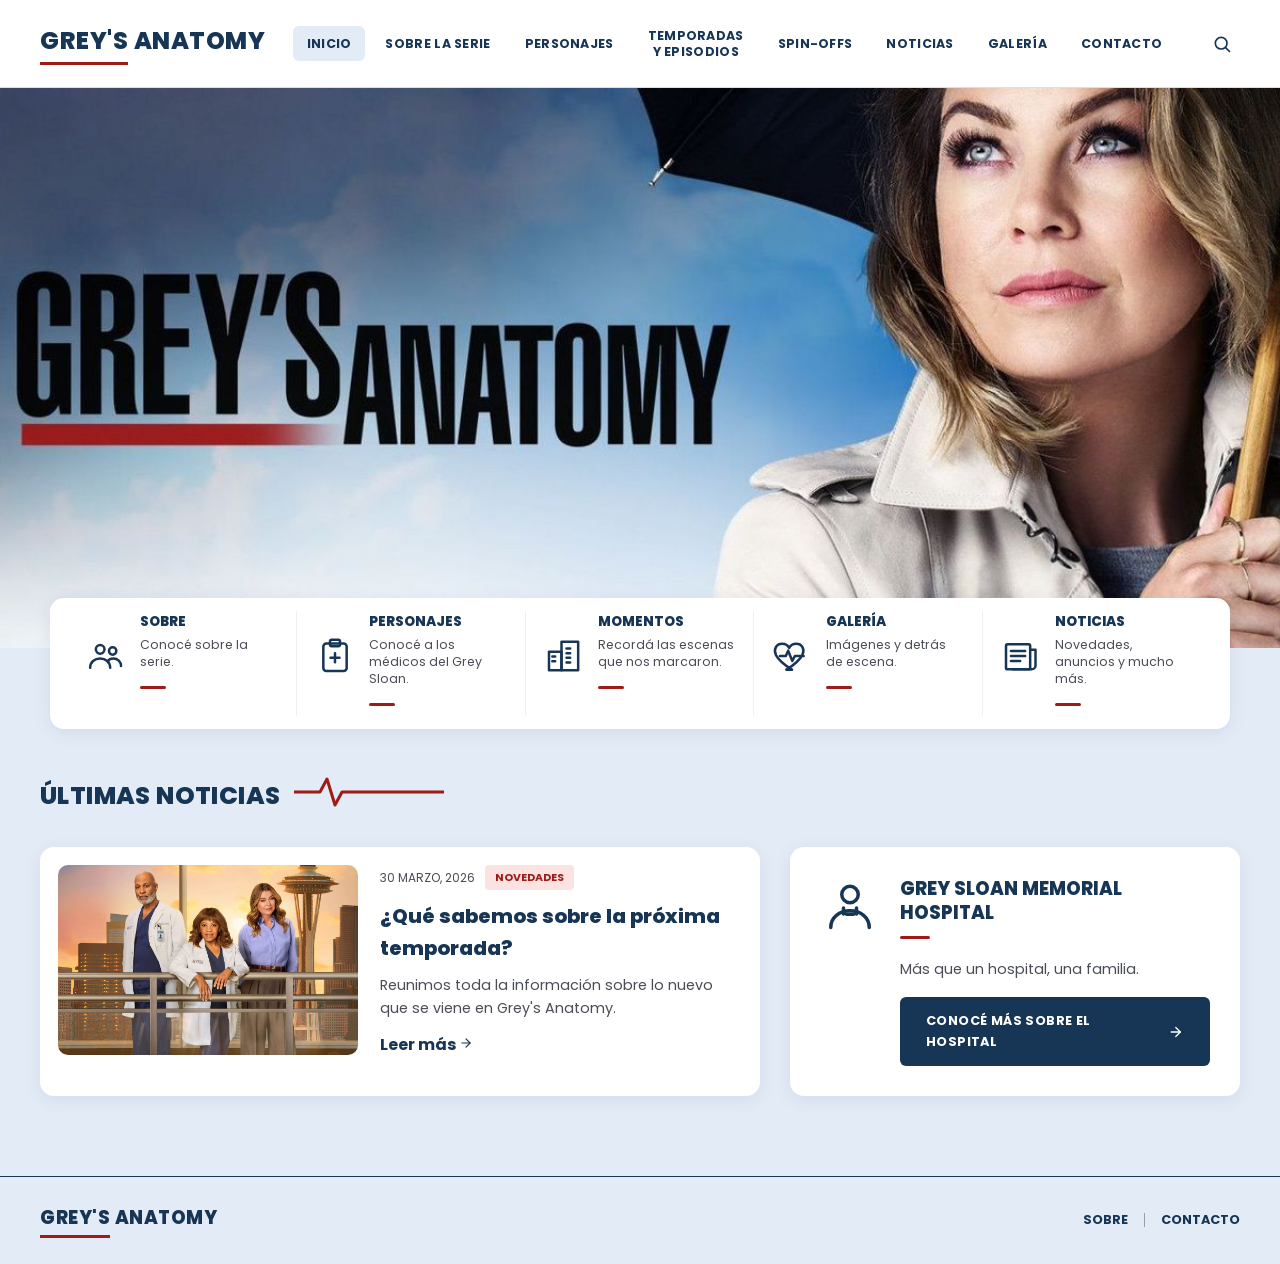
<file: index.html>
<!DOCTYPE html>
<html lang="es">
<head>
<meta charset="UTF-8">
<meta name="viewport" content="width=device-width, initial-scale=1.0">
<title>Grey's Anatomy | Inicio</title>
<link rel="stylesheet" href="css/styles.css">
</head>
<body>

<header class="site-header">
  <div class="container header-inner">
    <a href="index.html" class="logo"><span class="accent">GREY'S</span> ANATOMY</a>
    <nav class="main-nav">
      <ul>
        <li class="active"><a href="index.html">Inicio</a></li>
        <li><a href="sobre.html">Sobre la serie</a></li>
        <li><a href="personajes.html">Personajes</a></li>
        <li><a href="temporadas.html">Temporadas<br>y episodios</a></li>
        <li><a href="spin-offs.html">Spin-offs</a></li>
        <li><a href="noticias.html">Noticias</a></li>
        <li><a href="galeria.html">Galería</a></li>
        <li><a href="contacto.html">Contacto</a></li>
      </ul>
    </nav>
    <button class="nav-search" aria-label="Buscar">
      <svg viewBox="0 0 24 24" fill="none" stroke="currentColor" stroke-width="2" stroke-linecap="round"><circle cx="11" cy="11" r="7"/><line x1="21" y1="21" x2="16.65" y2="16.65"/></svg>
    </button>
  </div>
</header>

<main>

  <section class="hero">
    <img src="img/foto-home.jpg" alt="Meredith Grey" class="hero-photo">
    <div class="hero-content">
    </div>
  </section>

<ul class="quicklinks" style="width:calc(120% - 70px); max-width:1180px;">
    <li>
      <a href="sobre.html" style="display:contents;">
        <span class="icon">
          <svg viewBox="0 0 24 24" fill="none" stroke="currentColor" stroke-width="1.5" stroke-linecap="round" stroke-linejoin="round"><circle cx="8.5" cy="8" r="2.6"/><circle cx="16" cy="9" r="2.2"/><path d="M2.5 19c0-3.3 2.7-5.5 6-5.5s6 2.2 6 5.5"/><path d="M13 15.2c.6-1 1.9-1.7 3.4-1.7 2.6 0 4.6 1.9 4.6 4.5"/></svg>
        </span>
        <div>
          <h3>Sobre</h3>
          <p>Conocé sobre la serie.</p>
          <span class="mini-underline"></span>
        </div>
      </a>
    </li>
    <li>
      <a href="personajes.html" style="display:contents;">
        <span class="icon">
          <svg viewBox="0 0 24 24" fill="none" stroke="currentColor" stroke-width="1.5" stroke-linecap="round" stroke-linejoin="round"><rect x="5" y="4.5" width="14" height="16.5" rx="1.8"/><rect x="9" y="2.3" width="6" height="3.8" rx="1"/><path d="M12 10.3v5.4M9.3 13h5.4"/></svg>
        </span>
        <div>
          <h3>Personajes</h3>
          <p>Conocé a los médicos del Grey Sloan.</p>
          <span class="mini-underline"></span>
        </div>
      </a>
    </li>
    <li>
      <a href="temporadas.html" style="display:contents;">
        <span class="icon">
          <svg viewBox="0 0 24 24" fill="none" stroke="currentColor" stroke-width="1.5" stroke-linecap="round" stroke-linejoin="round"><rect x="3" y="9.5" width="7.5" height="11" /><rect x="10.5" y="3.5" width="10" height="17"/><path d="M13.5 7.5h2.2M13.5 10.3h2.2M13.5 13.1h2.2M13.5 15.9h2.2M5 12.3h1.7M5 15.1h1.7"/></svg>
        </span>
        <div>
          <h3>Momentos</h3>
          <p>Recordá las escenas que nos marcaron.</p>
          <span class="mini-underline"></span>
        </div>
      </a>
    </li>
    <li>
      <a href="galeria.html" style="display:contents;">
        <span class="icon">
          <svg viewBox="0 0 24 24" fill="none" stroke="currentColor" stroke-width="1.5" stroke-linecap="round" stroke-linejoin="round"><path d="M12 20.2s-7.3-4.4-9.6-8.7C.8 8.2 2.4 4.6 6 4.6c2.1 0 3.7 1.3 4.3 2.5.6-1.2 2.2-2.5 4.3-2.5 3.6 0 5.2 3.6 3.6 6.9-2.3 4.3-9.6 8.7-9.6 8.7z"/><polyline points="4.8 12 8.3 12 9.7 8.8 12.2 15 13.7 12 19 12"/></svg>
        </span>
        <div>
          <h3>Galería</h3>
          <p>Imágenes y detrás de escena.</p>
          <span class="mini-underline"></span>
        </div>
      </a>
    </li>
    <li>
      <a href="noticias.html" style="display:contents;">
        <span class="icon">
          <svg viewBox="0 0 24 24" fill="none" stroke="currentColor" stroke-width="1.5" stroke-linecap="round" stroke-linejoin="round"><rect x="3" y="5" width="14.5" height="15" rx="1"/><path d="M17.5 8.3h3.2v9.4a2.3 2.3 0 0 1-2.3 2.3H7"/><path d="M6 9h8.5M6 12h8.5M6 15h5.5"/></svg>
        </span>
        <div>
          <h3>Noticias</h3>
          <p>Novedades, anuncios y mucho más.</p>
          <span class="mini-underline"></span>
        </div>
      </a>
    </li>
  </ul>

  <div class="container">
    <div class="section-title section-title--plain">
      <h2>Últimas noticias</h2>
      <span class="pulse">
        <svg width="150" height="34" viewBox="0 0 150 34" fill="none" stroke="#9f1b17" stroke-width="3" stroke-linecap="round" stroke-linejoin="round"><polyline points="0,17 26,17 33,4 41,30 48,17 150,17"/></svg>
      </span>
    </div>

    <div class="latest-news">
      <article class="news-feature">
        <img src="img/noticia-home.jpg" alt="Próxima temporada de Grey's Anatomy">
        <div>
          <div class="meta">
            <span>30 MARZO, 2026</span>
            <span class="tag">Novedades</span>
          </div>
          <h3>¿Qué sabemos sobre la próxima temporada?</h3>
          <p>Reunimos toda la información sobre lo nuevo que se viene en Grey's Anatomy.</p>
          <a href="noticias.html" class="btn-link">Leer más
            <svg viewBox="0 0 24 24" fill="none" stroke="currentColor" stroke-width="2" stroke-linecap="round" stroke-linejoin="round"><line x1="5" y1="12" x2="19" y2="12"/><polyline points="12 5 19 12 12 19"/></svg>
          </a>
        </div>
      </article>

      <div class="hospital-box">
        <span class="icon">
          <svg viewBox="0 0 24 24" fill="none" stroke="currentColor" stroke-width="1.4" stroke-linecap="round" stroke-linejoin="round"><circle cx="12" cy="7" r="3.3"/><path d="M4.3 20.2c0-4.1 3.5-6.7 7.7-6.7s7.7 2.6 7.7 6.7"/><path d="M9.4 12.4v2.4M14.6 12.4v2.4M10.6 14.9h2.8"/></svg>
        </span>
        <div>
          <h3>Grey Sloan Memorial Hospital</h3>
          <span class="mini-underline"></span>
          <p>Más que un hospital, una familia.</p>
          <a href="sobre.html" class="btn btn-navy">Conocé más sobre el hospital
            <svg viewBox="0 0 24 24" fill="none" stroke="currentColor" stroke-width="2" stroke-linecap="round" stroke-linejoin="round"><line x1="5" y1="12" x2="19" y2="12"/><polyline points="12 5 19 12 12 19"/></svg>
          </a>
        </div>
      </div>
    </div>
  </div>

</main>

<footer class="site-footer">
  <div class="container">
    <a href="index.html" class="logo"><span class="accent">GREY'S</span> ANATOMY</a>
    <div class="footer-links">
      <a href="sobre.html">Sobre</a>
      <span class="sep"></span>
      <a href="contacto.html">Contacto</a>
    </div>
  </div>
</footer>

</body>
</html>
</file>
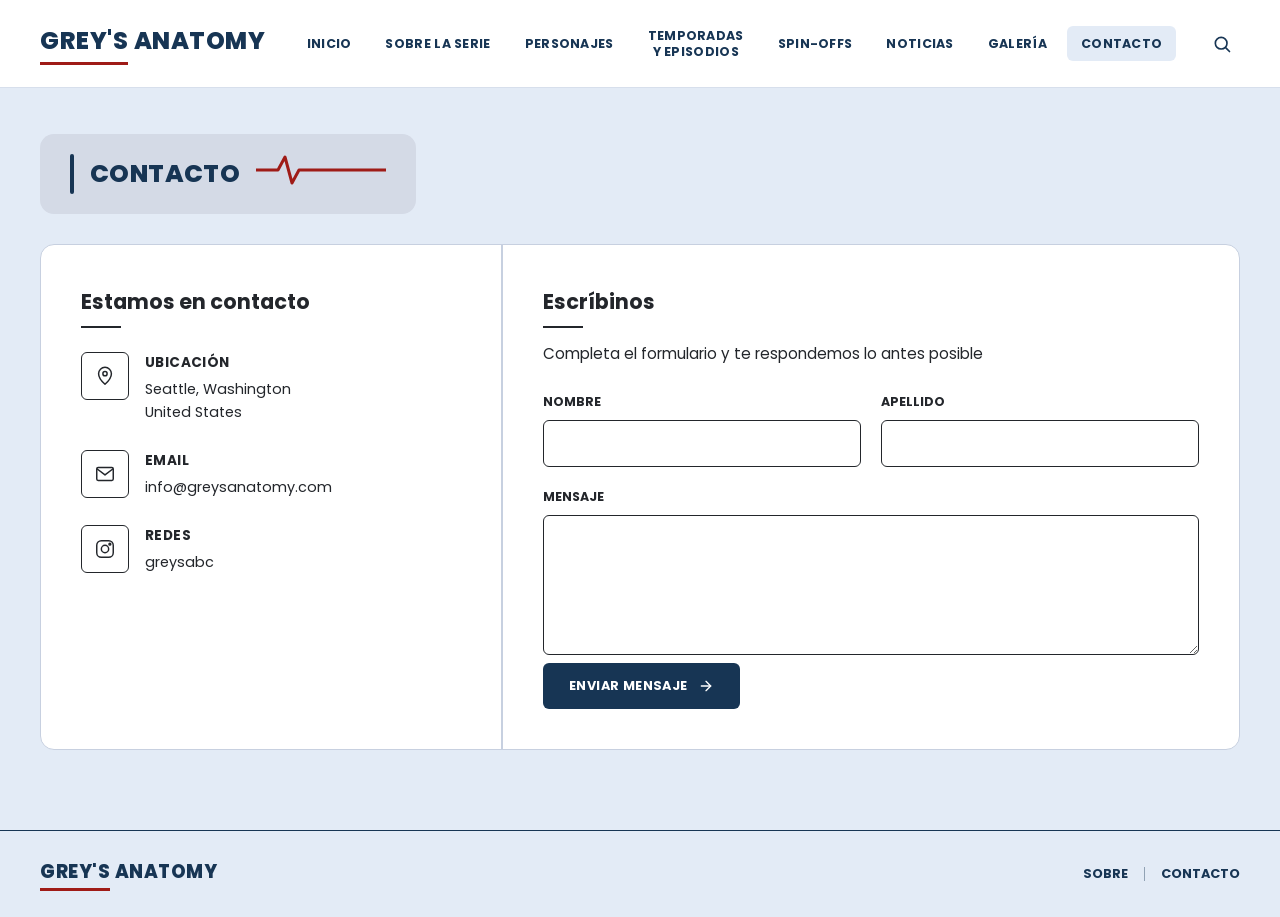
<file: contacto.html>
<!DOCTYPE html>
<html lang="es">
<head>
<meta charset="UTF-8">
<meta name="viewport" content="width=device-width, initial-scale=1.0">
<title>Grey's Anatomy | Contacto</title>
<link rel="stylesheet" href="css/styles.css">
</head>
<body>

<header class="site-header">
  <div class="container header-inner">
    <a href="index.html" class="logo"><span class="accent">GREY'S</span> ANATOMY</a>
    <nav class="main-nav">
      <ul>
        <li><a href="index.html">Inicio</a></li>
        <li><a href="sobre.html">Sobre la serie</a></li>
        <li><a href="personajes.html">Personajes</a></li>
        <li><a href="temporadas.html">Temporadas<br>y episodios</a></li>
        <li><a href="spin-offs.html">Spin-offs</a></li>
        <li><a href="noticias.html">Noticias</a></li>
        <li><a href="galeria.html">Galería</a></li>
        <li class="active"><a href="contacto.html">Contacto</a></li>
      </ul>
    </nav>
    <button class="nav-search" aria-label="Buscar">
      <svg viewBox="0 0 24 24" fill="none" stroke="currentColor" stroke-width="2" stroke-linecap="round"><circle cx="11" cy="11" r="7"/><line x1="21" y1="21" x2="16.65" y2="16.65"/></svg>
    </button>
  </div>
</header>

<main>
  <div class="container">

    <div class="section-title">
      <span class="bar"></span>
      <h2>Contacto</h2>
      <span class="pulse">
        <svg width="130" height="32" viewBox="0 0 130 32" fill="none" stroke="#9f1b17" stroke-width="3" stroke-linecap="round" stroke-linejoin="round"><polyline points="0,16 22,16 29,3 36,29 43,16 130,16"/></svg>
      </span>
    </div>

    <div class="contact-box">
      <div class="contact-info">
        <h3 class="section-heading">Estamos en contacto</h3>
        <div class="heading-underline"></div>

        <div class="contact-item">
          <span class="icon-box">
            <svg viewBox="0 0 24 24" fill="none" stroke="currentColor" stroke-width="1.6" stroke-linecap="round" stroke-linejoin="round"><path d="M12 21s7-6.2 7-11.5A7 7 0 0 0 5 9.5C5 14.8 12 21 12 21z"/><circle cx="12" cy="9.5" r="2.3"/></svg>
          </span>
          <div>
            <h4>Ubicación</h4>
            <p>Seattle, Washington<br>United States</p>
          </div>
        </div>

        <div class="contact-item">
          <span class="icon-box">
            <svg viewBox="0 0 24 24" fill="none" stroke="currentColor" stroke-width="1.6" stroke-linecap="round" stroke-linejoin="round"><rect x="3" y="5" width="18" height="14" rx="1.5"/><path d="M3.5 6.5 12 13l8.5-6.5"/></svg>
          </span>
          <div>
            <h4>Email</h4>
            <p>info@greysanatomy.com</p>
          </div>
        </div>

        <div class="contact-item">
          <span class="icon-box">
            <svg viewBox="0 0 24 24" fill="none" stroke="currentColor" stroke-width="1.6" stroke-linecap="round" stroke-linejoin="round"><rect x="3" y="3" width="18" height="18" rx="5"/><circle cx="12" cy="12" r="4"/><circle cx="17.3" cy="6.7" r="1"/></svg>
          </span>
          <div>
            <h4>Redes</h4>
            <p>greysabc</p>
          </div>
        </div>
      </div>

      <div class="divider"></div>

      <div class="contact-form-wrap">
        <h3 class="section-heading">Escríbinos</h3>
        <div class="heading-underline"></div>
        <p class="subtitle">Completa el formulario y te respondemos lo antes posible</p>

        <form>
          <div class="form-row">
            <div class="form-group">
              <label for="nombre">Nombre</label>
              <input type="text" id="nombre" name="nombre">
            </div>
            <div class="form-group">
              <label for="apellido">Apellido</label>
              <input type="text" id="apellido" name="apellido">
            </div>
          </div>
          <div class="form-group">
            <label for="mensaje">Mensaje</label>
            <textarea id="mensaje" name="mensaje"></textarea>
          </div>
          <button type="submit" class="btn btn-navy">Enviar mensaje
            <svg viewBox="0 0 24 24" fill="none" stroke="currentColor" stroke-width="2" stroke-linecap="round" stroke-linejoin="round"><line x1="5" y1="12" x2="19" y2="12"/><polyline points="12 5 19 12 12 19"/></svg>
          </button>
        </form>
      </div>
    </div>

  </div>
</main>

<footer class="site-footer">
  <div class="container">
    <a href="index.html" class="logo"><span class="accent">GREY'S</span> ANATOMY</a>
    <div class="footer-links">
      <a href="sobre.html">Sobre</a>
      <span class="sep"></span>
      <a href="contacto.html">Contacto</a>
    </div>
  </div>
</footer>

</body>
</html>
</file>
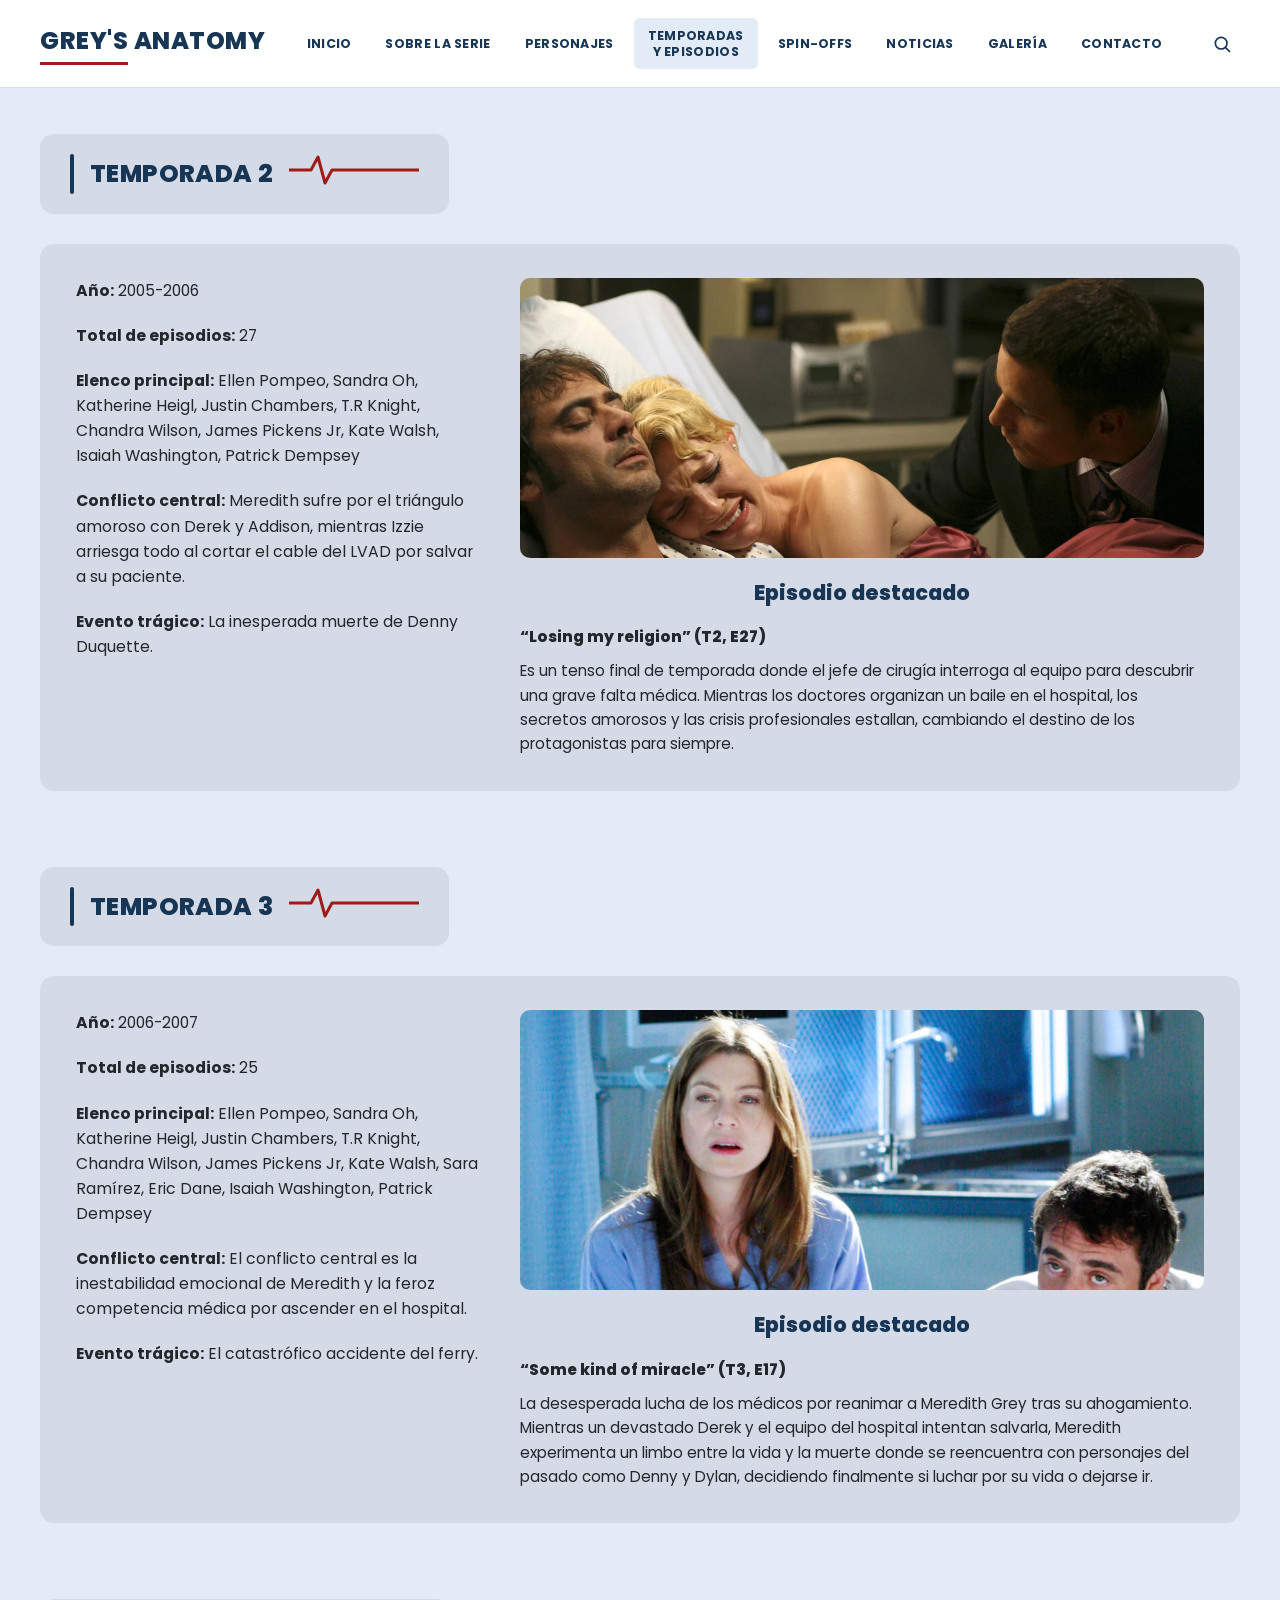
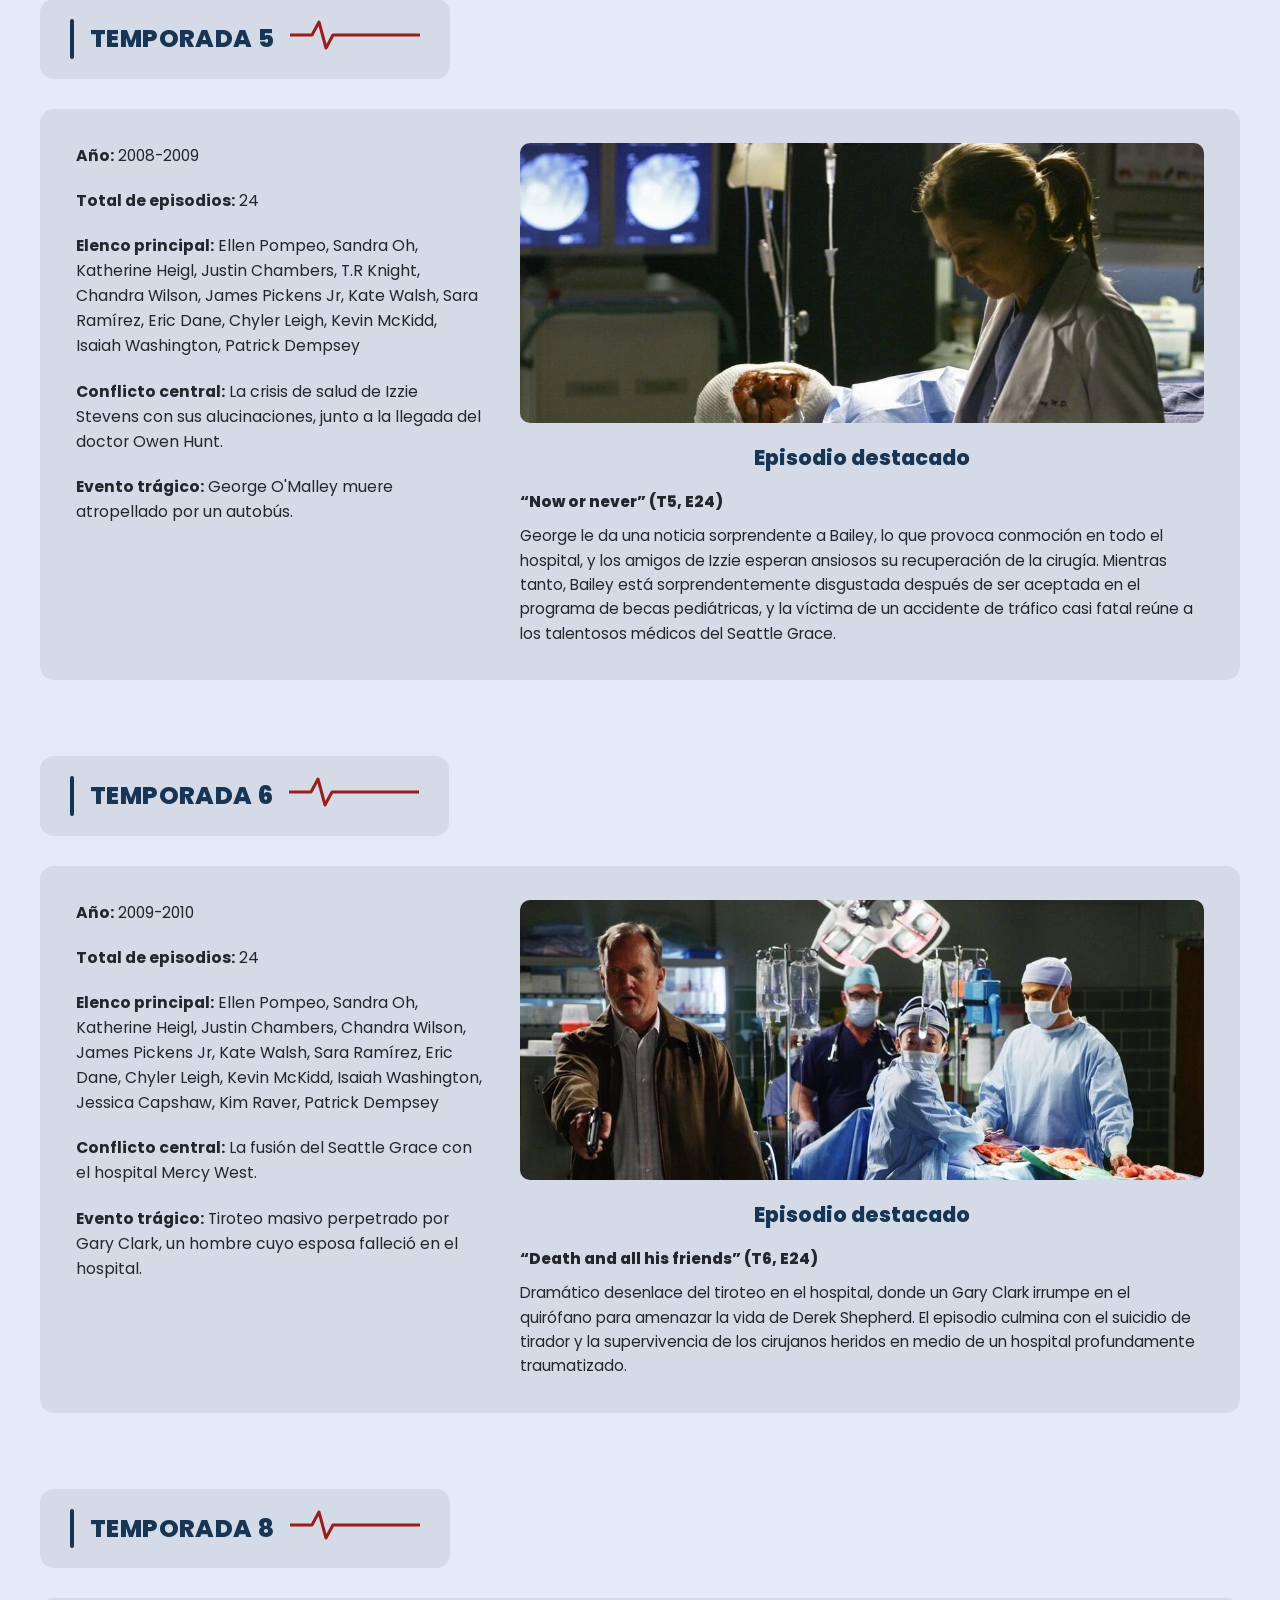
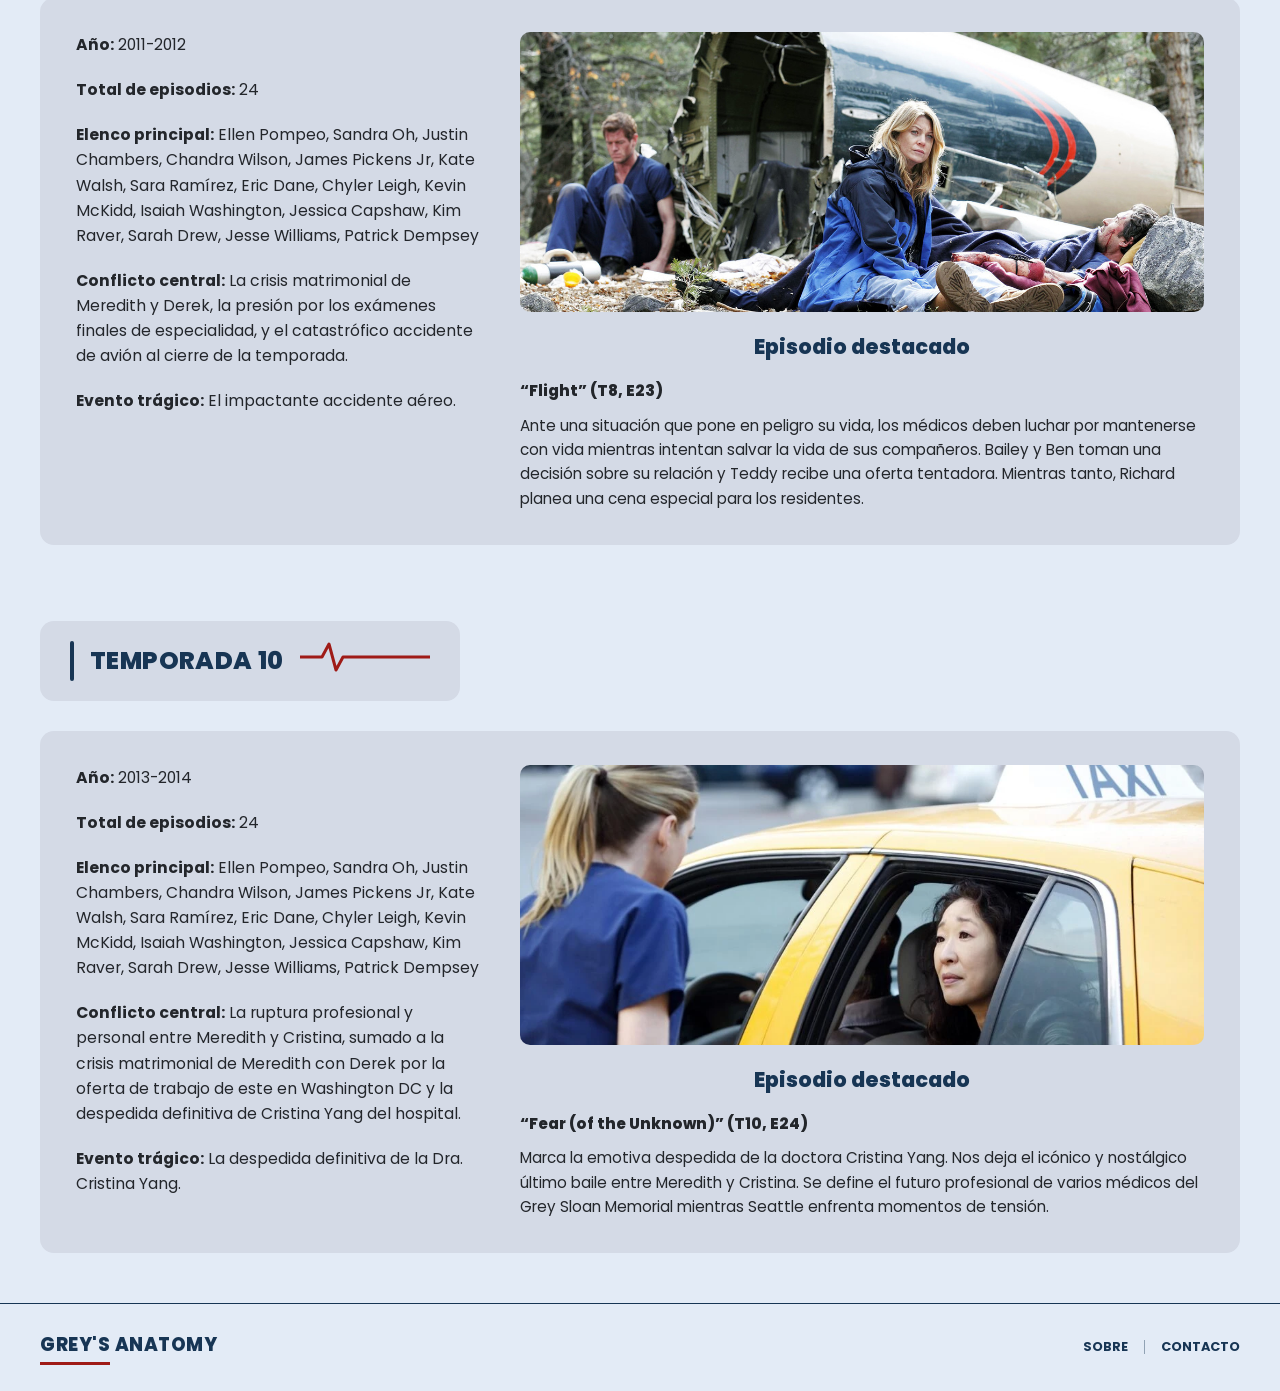
<file: episodios.html>
<!DOCTYPE html>
<html lang="es">
<head>
<meta charset="UTF-8">
<meta name="viewport" content="width=device-width, initial-scale=1.0">
<title>Grey's Anatomy | Episodios</title>
<link rel="stylesheet" href="css/styles.css">
</head>
<body>

<header class="site-header">
  <div class="container header-inner">
    <a href="index.html" class="logo"><span class="accent">GREY'S</span> ANATOMY</a>
    <nav class="main-nav">
      <ul>
        <li><a href="index.html">Inicio</a></li>
        <li><a href="sobre.html">Sobre la serie</a></li>
        <li><a href="personajes.html">Personajes</a></li>
        <li class="active"><a href="temporadas.html">Temporadas<br>y episodios</a></li>
        <li><a href="spin-offs.html">Spin-offs</a></li>
        <li><a href="noticias.html">Noticias</a></li>
        <li><a href="galeria.html">Galería</a></li>
        <li><a href="contacto.html">Contacto</a></li>
      </ul>
    </nav>
    <button class="nav-search" aria-label="Buscar">
      <svg viewBox="0 0 24 24" fill="none" stroke="currentColor" stroke-width="2" stroke-linecap="round"><circle cx="11" cy="11" r="7"/><line x1="21" y1="21" x2="16.65" y2="16.65"/></svg>
    </button>
  </div>
</header>

<main>
  <div class="container">

    <!-- TEMPORADA 2 -->
    <section class="season-detail" id="temporada-2">
      <div class="section-title">
        <span class="bar"></span>
        <h2>Temporada 2</h2>
        <span class="pulse">
          <svg width="130" height="32" viewBox="0 0 130 32" fill="none" stroke="#9f1b17" stroke-width="3" stroke-linecap="round" stroke-linejoin="round"><polyline points="0,16 22,16 29,3 36,29 43,16 130,16"/></svg>
        </span>
      </div>
      <div class="detail-grid">
        <div class="detail-info">
          <p><strong>Año:</strong> 2005-2006</p>
          <p><strong>Total de episodios:</strong> 27</p>
          <p><strong>Elenco principal:</strong> Ellen Pompeo, Sandra Oh, Katherine Heigl, Justin Chambers, T.R Knight, Chandra Wilson, James Pickens Jr, Kate Walsh, Isaiah Washington, Patrick Dempsey</p>
          <p><strong>Conflicto central:</strong> Meredith sufre por el triángulo amoroso con Derek y Addison, mientras Izzie arriesga todo al cortar el cable del LVAD por salvar a su paciente.</p>
          <p><strong>Evento trágico:</strong> La inesperada muerte de Denny Duquette.</p>
        </div>
        <div class="detail-media">
          <img src="img/episodio-t2.jpg" alt="Episodio destacado temporada 2">
          <h4>Episodio destacado</h4>
          <p class="episode-title">&ldquo;Losing my religion&rdquo; (T2, E27)</p>
          <p>Es un tenso final de temporada donde el jefe de cirugía interroga al equipo para descubrir una grave falta médica. Mientras los doctores organizan un baile en el hospital, los secretos amorosos y las crisis profesionales estallan, cambiando el destino de los protagonistas para siempre.</p>
        </div>
      </div>
    </section>

    <!-- TEMPORADA 3 -->
    <section class="season-detail" id="temporada-3">
      <div class="section-title">
        <span class="bar"></span>
        <h2>Temporada 3</h2>
        <span class="pulse">
          <svg width="130" height="32" viewBox="0 0 130 32" fill="none" stroke="#9f1b17" stroke-width="3" stroke-linecap="round" stroke-linejoin="round"><polyline points="0,16 22,16 29,3 36,29 43,16 130,16"/></svg>
        </span>
      </div>
      <div class="detail-grid">
        <div class="detail-info">
          <p><strong>Año:</strong> 2006-2007</p>
          <p><strong>Total de episodios:</strong> 25</p>
          <p><strong>Elenco principal:</strong> Ellen Pompeo, Sandra Oh, Katherine Heigl, Justin Chambers, T.R Knight, Chandra Wilson, James Pickens Jr, Kate Walsh, Sara Ramírez, Eric Dane, Isaiah Washington, Patrick Dempsey</p>
          <p><strong>Conflicto central:</strong> El conflicto central es la inestabilidad emocional de Meredith y la feroz competencia médica por ascender en el hospital.</p>
          <p><strong>Evento trágico:</strong> El catastrófico accidente del ferry.</p>
        </div>
        <div class="detail-media">
          <img src="img/episodio-t3.jpg" alt="Episodio destacado temporada 3">
          <h4>Episodio destacado</h4>
          <p class="episode-title">&ldquo;Some kind of miracle&rdquo; (T3, E17)</p>
          <p>La desesperada lucha de los médicos por reanimar a Meredith Grey tras su ahogamiento. Mientras un devastado Derek y el equipo del hospital intentan salvarla, Meredith experimenta un limbo entre la vida y la muerte donde se reencuentra con personajes del pasado como Denny y Dylan, decidiendo finalmente si luchar por su vida o dejarse ir.</p>
        </div>
      </div>
    </section>

    <!-- TEMPORADA 5 -->
    <section class="season-detail" id="temporada-5">
      <div class="section-title">
        <span class="bar"></span>
        <h2>Temporada 5</h2>
        <span class="pulse">
          <svg width="130" height="32" viewBox="0 0 130 32" fill="none" stroke="#9f1b17" stroke-width="3" stroke-linecap="round" stroke-linejoin="round"><polyline points="0,16 22,16 29,3 36,29 43,16 130,16"/></svg>
        </span>
      </div>
      <div class="detail-grid">
        <div class="detail-info">
          <p><strong>Año:</strong> 2008-2009</p>
          <p><strong>Total de episodios:</strong> 24</p>
          <p><strong>Elenco principal:</strong> Ellen Pompeo, Sandra Oh, Katherine Heigl, Justin Chambers, T.R Knight, Chandra Wilson, James Pickens Jr, Kate Walsh, Sara Ramírez, Eric Dane, Chyler Leigh, Kevin McKidd, Isaiah Washington, Patrick Dempsey</p>
          <p><strong>Conflicto central:</strong> La crisis de salud de Izzie Stevens con sus alucinaciones, junto a la llegada del doctor Owen Hunt.</p>
          <p><strong>Evento trágico:</strong> George O'Malley muere atropellado por un autobús.</p>
        </div>
        <div class="detail-media">
          <img src="img/episodio-t5.jpg" alt="Episodio destacado temporada 5">
          <h4>Episodio destacado</h4>
          <p class="episode-title">&ldquo;Now or never&rdquo; (T5, E24)</p>
          <p>George le da una noticia sorprendente a Bailey, lo que provoca conmoción en todo el hospital, y los amigos de Izzie esperan ansiosos su recuperación de la cirugía. Mientras tanto, Bailey está sorprendentemente disgustada después de ser aceptada en el programa de becas pediátricas, y la víctima de un accidente de tráfico casi fatal reúne a los talentosos médicos del Seattle Grace.</p>
        </div>
      </div>
    </section>

    <!-- TEMPORADA 6 -->
    <section class="season-detail" id="temporada-6">
      <div class="section-title">
        <span class="bar"></span>
        <h2>Temporada 6</h2>
        <span class="pulse">
          <svg width="130" height="32" viewBox="0 0 130 32" fill="none" stroke="#9f1b17" stroke-width="3" stroke-linecap="round" stroke-linejoin="round"><polyline points="0,16 22,16 29,3 36,29 43,16 130,16"/></svg>
        </span>
      </div>
      <div class="detail-grid">
        <div class="detail-info">
          <p><strong>Año:</strong> 2009-2010</p>
          <p><strong>Total de episodios:</strong> 24</p>
          <p><strong>Elenco principal:</strong> Ellen Pompeo, Sandra Oh, Katherine Heigl, Justin Chambers, Chandra Wilson, James Pickens Jr, Kate Walsh, Sara Ramírez, Eric Dane, Chyler Leigh, Kevin McKidd, Isaiah Washington, Jessica Capshaw, Kim Raver, Patrick Dempsey</p>
          <p><strong>Conflicto central:</strong> La fusión del Seattle Grace con el hospital Mercy West.</p>
          <p><strong>Evento trágico:</strong> Tiroteo masivo perpetrado por Gary Clark, un hombre cuyo esposa falleció en el hospital.</p>
        </div>
        <div class="detail-media">
          <img src="img/episodio-t6.jpg" alt="Episodio destacado temporada 6">
          <h4>Episodio destacado</h4>
          <p class="episode-title">&ldquo;Death and all his friends&rdquo; (T6, E24)</p>
          <p>Dramático desenlace del tiroteo en el hospital, donde un Gary Clark irrumpe en el quirófano para amenazar la vida de Derek Shepherd. El episodio culmina con el suicidio de tirador y la supervivencia de los cirujanos heridos en medio de un hospital profundamente traumatizado.</p>
        </div>
      </div>
    </section>

    <!-- TEMPORADA 8 -->
    <section class="season-detail" id="temporada-8">
      <div class="section-title">
        <span class="bar"></span>
        <h2>Temporada 8</h2>
        <span class="pulse">
          <svg width="130" height="32" viewBox="0 0 130 32" fill="none" stroke="#9f1b17" stroke-width="3" stroke-linecap="round" stroke-linejoin="round"><polyline points="0,16 22,16 29,3 36,29 43,16 130,16"/></svg>
        </span>
      </div>
      <div class="detail-grid">
        <div class="detail-info">
          <p><strong>Año:</strong> 2011-2012</p>
          <p><strong>Total de episodios:</strong> 24</p>
          <p><strong>Elenco principal:</strong> Ellen Pompeo, Sandra Oh, Justin Chambers, Chandra Wilson, James Pickens Jr, Kate Walsh, Sara Ramírez, Eric Dane, Chyler Leigh, Kevin McKidd, Isaiah Washington, Jessica Capshaw, Kim Raver, Sarah Drew, Jesse Williams, Patrick Dempsey</p>
          <p><strong>Conflicto central:</strong> La crisis matrimonial de Meredith y Derek, la presión por los exámenes finales de especialidad, y el catastrófico accidente de avión al cierre de la temporada.</p>
          <p><strong>Evento trágico:</strong> El impactante accidente aéreo.</p>
        </div>
        <div class="detail-media">
          <img src="img/episodio-t8.jpg" alt="Episodio destacado temporada 8">
          <h4>Episodio destacado</h4>
          <p class="episode-title">&ldquo;Flight&rdquo; (T8, E23)</p>
          <p>Ante una situación que pone en peligro su vida, los médicos deben luchar por mantenerse con vida mientras intentan salvar la vida de sus compañeros. Bailey y Ben toman una decisión sobre su relación y Teddy recibe una oferta tentadora. Mientras tanto, Richard planea una cena especial para los residentes.</p>
        </div>
      </div>
    </section>

    <!-- TEMPORADA 10 -->
    <section class="season-detail" id="temporada-10">
      <div class="section-title">
        <span class="bar"></span>
        <h2>Temporada 10</h2>
        <span class="pulse">
          <svg width="130" height="32" viewBox="0 0 130 32" fill="none" stroke="#9f1b17" stroke-width="3" stroke-linecap="round" stroke-linejoin="round"><polyline points="0,16 22,16 29,3 36,29 43,16 130,16"/></svg>
        </span>
      </div>
      <div class="detail-grid">
        <div class="detail-info">
          <p><strong>Año:</strong> 2013-2014</p>
          <p><strong>Total de episodios:</strong> 24</p>
          <p><strong>Elenco principal:</strong> Ellen Pompeo, Sandra Oh, Justin Chambers, Chandra Wilson, James Pickens Jr, Kate Walsh, Sara Ramírez, Eric Dane, Chyler Leigh, Kevin McKidd, Isaiah Washington, Jessica Capshaw, Kim Raver, Sarah Drew, Jesse Williams, Patrick Dempsey</p>
          <p><strong>Conflicto central:</strong> La ruptura profesional y personal entre Meredith y Cristina, sumado a la crisis matrimonial de Meredith con Derek por la oferta de trabajo de este en Washington DC y la despedida definitiva de Cristina Yang del hospital.</p>
          <p><strong>Evento trágico:</strong> La despedida definitiva de la Dra. Cristina Yang.</p>
        </div>
        <div class="detail-media">
          <img src="img/episodio-t10.jpg" alt="Episodio destacado temporada 10">
          <h4>Episodio destacado</h4>
          <p class="episode-title">&ldquo;Fear (of the Unknown)&rdquo; (T10, E24)</p>
          <p>Marca la emotiva despedida de la doctora Cristina Yang. Nos deja el icónico y nostálgico último baile entre Meredith y Cristina. Se define el futuro profesional de varios médicos del Grey Sloan Memorial mientras Seattle enfrenta momentos de tensión.</p>
        </div>
      </div>
    </section>

  </div>
</main>

<footer class="site-footer">
  <div class="container">
    <a href="index.html" class="logo"><span class="accent">GREY'S</span> ANATOMY</a>
    <div class="footer-links">
      <a href="sobre.html">Sobre</a>
      <span class="sep"></span>
      <a href="contacto.html">Contacto</a>
    </div>
  </div>
</footer>

</body>
</html>
</file>
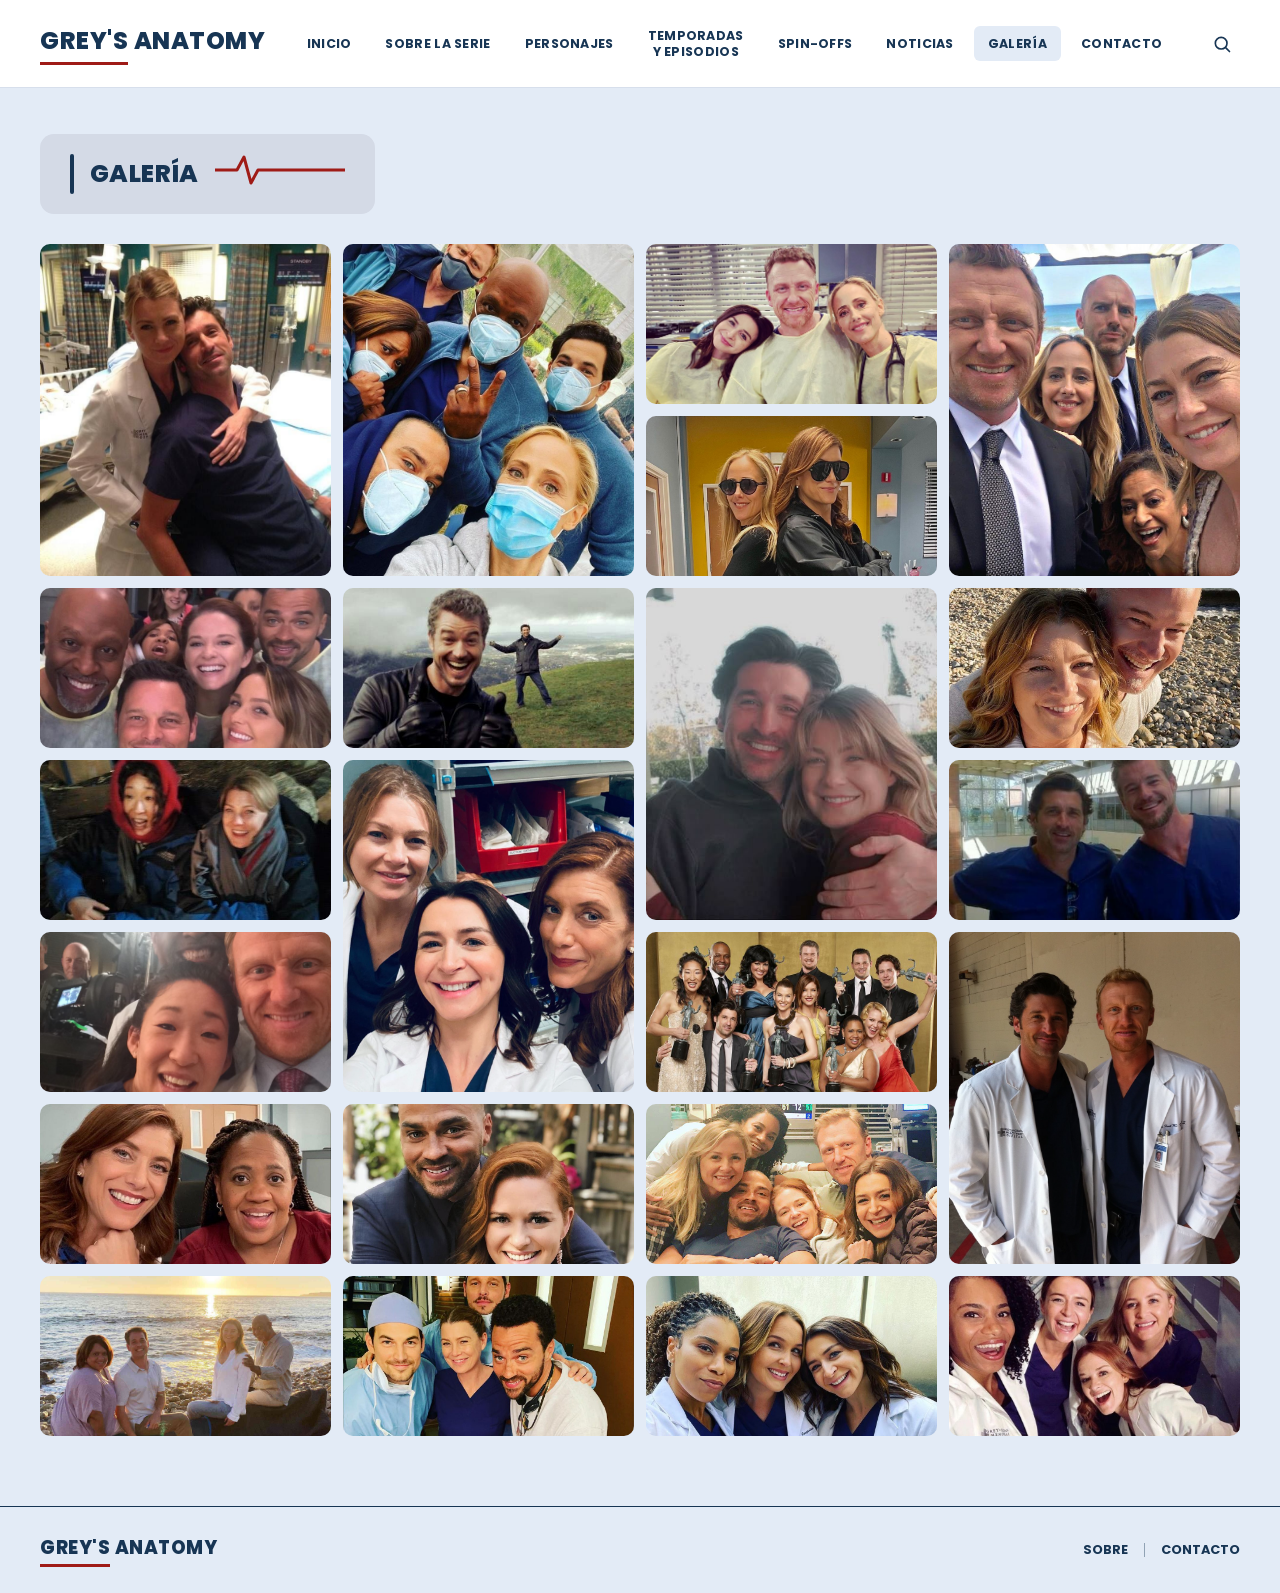
<file: galeria.html>
<!DOCTYPE html>
<html lang="es">
<head>
<meta charset="UTF-8">
<meta name="viewport" content="width=device-width, initial-scale=1.0">
<title>Grey's Anatomy | Galería</title>
<link rel="stylesheet" href="css/styles.css">
</head>
<body>

<header class="site-header">
  <div class="container header-inner">
    <a href="index.html" class="logo"><span class="accent">GREY'S</span> ANATOMY</a>
    <nav class="main-nav">
      <ul>
        <li><a href="index.html">Inicio</a></li>
        <li><a href="sobre.html">Sobre la serie</a></li>
        <li><a href="personajes.html">Personajes</a></li>
        <li><a href="temporadas.html">Temporadas<br>y episodios</a></li>
        <li><a href="spin-offs.html">Spin-offs</a></li>
        <li><a href="noticias.html">Noticias</a></li>
        <li class="active"><a href="galeria.html">Galería</a></li>
        <li><a href="contacto.html">Contacto</a></li>
      </ul>
    </nav>
    <button class="nav-search" aria-label="Buscar">
      <svg viewBox="0 0 24 24" fill="none" stroke="currentColor" stroke-width="2" stroke-linecap="round"><circle cx="11" cy="11" r="7"/><line x1="21" y1="21" x2="16.65" y2="16.65"/></svg>
    </button>
  </div>
</header>

<main>
  <div class="container">

    <div class="section-title">
      <span class="bar"></span>
      <h2>Galería</h2>
      <span class="pulse">
        <svg width="130" height="32" viewBox="0 0 130 32" fill="none" stroke="#9f1b17" stroke-width="3" stroke-linecap="round" stroke-linejoin="round"><polyline points="0,16 22,16 29,3 36,29 43,16 130,16"/></svg>
      </span>
    </div>

    <div class="gallery-grid">
      <img class="g-tall" src="img/galeria-1.jpg"  alt="Galería 1" style="object-position: center 20%;" onclick="abrirLightbox(this)">
      <img class="g-tall" src="img/galeria-2.jpg"  alt="Galería 2" onclick="abrirLightbox(this)">
      <img               src="img/galeria-3.jpg"  alt="Galería 3" style="object-position: center 20%;" onclick="abrirLightbox(this)">
      <img class="g-tall" src="img/galeria-4.jpg"  alt="Galería 4" style="object-position: left 20%;" onclick="abrirLightbox(this)">
      <img               src="img/galeria-5.jpg"  alt="Galería 5" style="object-position: center 20%;" onclick="abrirLightbox(this)">
      <img               src="img/galeria-6.jpg"  alt="Galería 6" style="object-position: center 19.8%;" onclick="abrirLightbox(this)">
      <img               src="img/galeria-7.jpg"  alt="Galería 7" onclick="abrirLightbox(this)">
      <img class="g-tall" src="img/galeria-8.jpg"  alt="Galería 8" onclick="abrirLightbox(this)">
      <img               src="img/galeria-9.jpg"  alt="Galería 9" onclick="abrirLightbox(this)">
      <img               src="img/galeria-10.jpg" alt="Galería 10" onclick="abrirLightbox(this)">
      <img class="g-tall" src="img/galeria-11.jpg" alt="Galería 11" onclick="abrirLightbox(this)">
      <img               src="img/galeria-12.jpg" alt="Galería 12" onclick="abrirLightbox(this)">
      <img               src="img/galeria-13.jpg" alt="Galería 13" onclick="abrirLightbox(this)">
      <img               src="img/galeria-14.jpg" alt="Galería 14" onclick="abrirLightbox(this)">
      <img class="g-tall" src="img/galeria-15.jpg" alt="Galería 15" style="object-position: center 20%;" onclick="abrirLightbox(this)">
      <img               src="img/galeria-16.jpg" alt="Galería 16" onclick="abrirLightbox(this)">
      <img               src="img/galeria-17.jpg" alt="Galería 17" style="object-position: center 29%;" onclick="abrirLightbox(this)">
      <img               src="img/galeria-18.jpg" alt="Galería 18" style="object-position: center 20%;" onclick="abrirLightbox(this)">
      <img               src="img/galeria-19.jpg" alt="Galería 19" style="object-position: center 40%;" onclick="abrirLightbox(this)">
      <img               src="img/galeria-20.jpg" alt="Galería 20" style="object-position: center 2%;" onclick="abrirLightbox(this)">
      <img               src="img/galeria-21.jpg" alt="Galería 21" style="object-position: center 20%;" onclick="abrirLightbox(this)">
      <img               src="img/galeria-22.jpg" alt="Galería 22" style="object-position: center 20%;" onclick="abrirLightbox(this)">
    </div>

  </div>
</main>

<footer class="site-footer">
  <div class="container">
    <a href="index.html" class="logo"><span class="accent">GREY'S</span> ANATOMY</a>
    <div class="footer-links">
      <a href="sobre.html">Sobre</a>
      <span class="sep"></span>
      <a href="contacto.html">Contacto</a>
    </div>
  </div>
</footer>

<div id="lightbox" class="lightbox" onclick="cerrarLightbox(event)">
  <span class="cerrar">&times;</span>
  <span class="flecha flecha-izq" onclick="event.stopPropagation(); cambiarImagen(-1)">&#10094;</span>
  <img class="lightbox-img" id="lightbox-img" onclick="event.stopPropagation()">
  <span class="flecha flecha-der" onclick="event.stopPropagation(); cambiarImagen(1)">&#10095;</span>
</div>

</footer>

<div id="lightbox" class="lightbox" onclick="cerrarLightbox(event)">
  <span class="cerrar">&times;</span>
  <span class="flecha flecha-izq" onclick="event.stopPropagation(); cambiarImagen(-1)">&#10094;</span>
  <img class="lightbox-img" id="lightbox-img" onclick="event.stopPropagation()">
  <span class="flecha flecha-der" onclick="event.stopPropagation(); cambiarImagen(1)">&#10095;</span>
</div>

<script>
  const imagenes = document.querySelectorAll('.gallery-grid img');
  let indiceActual = 0;

  function abrirLightbox(img) {
    const imgs = Array.from(imagenes);
    indiceActual = imgs.indexOf(img);
    mostrarImagen();
    document.getElementById('lightbox').classList.add('activo');
  }

  function mostrarImagen() {
    document.getElementById('lightbox-img').src = imagenes[indiceActual].src;
  }

  function cambiarImagen(direccion) {
    indiceActual = (indiceActual + direccion + imagenes.length) % imagenes.length;
    mostrarImagen();
  }

  function cerrarLightbox() {
    document.getElementById('lightbox').classList.remove('activo');
  }

  document.addEventListener('keydown', function(e) {
    const lightbox = document.getElementById('lightbox');
    if (!lightbox.classList.contains('activo')) return;
    if (e.key === 'ArrowRight') cambiarImagen(1);
    if (e.key === 'ArrowLeft') cambiarImagen(-1);
    if (e.key === 'Escape') cerrarLightbox();
  });
</script>

</body>
</html>

</body>
</html>
</file>
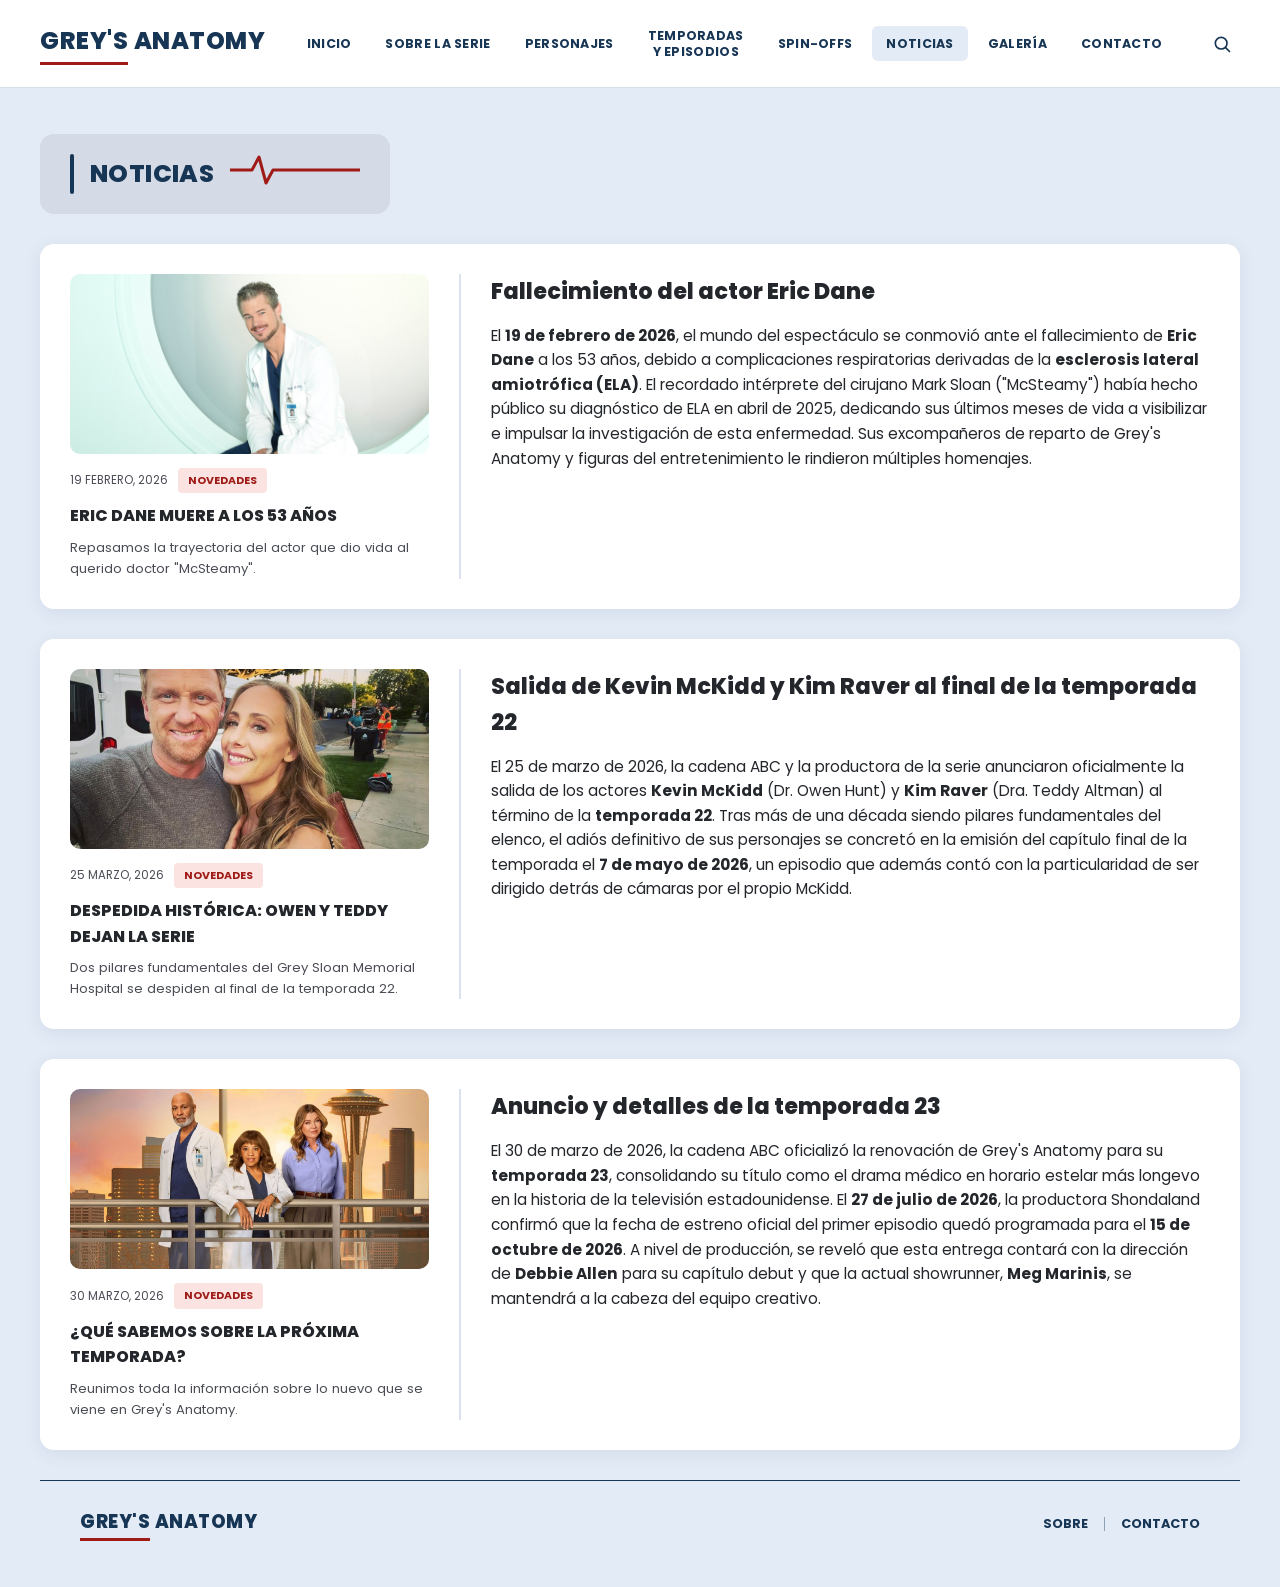
<file: noticias.html>
<!DOCTYPE html>
<html lang="es">
<head>
<meta charset="UTF-8">
<meta name="viewport" content="width=device-width, initial-scale=1.0">
<title>Grey's Anatomy | Noticias</title>
<link rel="stylesheet" href="css/styles.css">
</head>
<body>

<header class="site-header">
  <div class="container header-inner">
    <a href="index.html" class="logo"><span class="accent">GREY'S</span> ANATOMY</a>
    <nav class="main-nav">
      <ul>
        <li><a href="index.html">Inicio</a></li>
        <li><a href="sobre.html">Sobre la serie</a></li>
        <li><a href="personajes.html">Personajes</a></li>
        <li><a href="temporadas.html">Temporadas<br>y episodios</a></li>
        <li><a href="spin-offs.html">Spin-offs</a></li>
        <li class="active"><a href="noticias.html">Noticias</a></li>
        <li><a href="galeria.html">Galería</a></li>
        <li><a href="contacto.html">Contacto</a></li>
      </ul>
    </nav>
    <button class="nav-search" aria-label="Buscar">
      <svg viewBox="0 0 24 24" fill="none" stroke="currentColor" stroke-width="2" stroke-linecap="round"><circle cx="11" cy="11" r="7"/><line x1="21" y1="21" x2="16.65" y2="16.65"/></svg>
    </button>
  </div>
</header>

<main>
  <div class="container">

    <div class="section-title">
      <span class="bar"></span>
      <h2>Noticias</h2>
      <span class="pulse">
        <svg width="130" height="32" viewBox="0 0 130 32" fill="none" stroke="#9f1b17" stroke-width="3" stroke-linecap="round" stroke-linejoin="round"><polyline points="0,16 22,16 29,3 36,29 43,16 130,16"/></svg>
      </span>
    </div>

   <article class="news-article">
  <div class="thumb">
    <img src="img/noticia-1.jpg" alt="Eric Dane">
    <div class="meta">
      <span>19 FEBRERO, 2026</span>
      <span class="tag">Novedades</span>
    </div>
    <h4>Eric Dane muere a los 53 años</h4>
    <p>Repasamos la trayectoria del actor que dio vida al querido doctor "McSteamy".</p>
  </div>
  <div class="divider"></div>
  <div class="full">
    <h3>Fallecimiento del actor Eric Dane</h3>
    <p>El <strong>19 de febrero de 2026</strong>, el mundo del espectáculo se conmovió ante el fallecimiento de <strong>Eric Dane</strong> a los 53 años, debido a complicaciones respiratorias derivadas de la <strong>esclerosis lateral amiotrófica (ELA)</strong>. El recordado intérprete del cirujano Mark Sloan ("McSteamy") había hecho público su diagnóstico de ELA en abril de 2025, dedicando sus últimos meses de vida a visibilizar e impulsar la investigación de esta enfermedad. Sus excompañeros de reparto de Grey's Anatomy y figuras del entretenimiento le rindieron múltiples homenajes.</p>
  </div>
</article>

<article class="news-article">
  <div class="thumb">
    <img src="img/noticia-2.jpg" alt="Owen y Teddy">
    <div class="meta">
      <span>25 MARZO, 2026</span>
      <span class="tag">Novedades</span>
    </div>
    <h4>Despedida histórica: Owen y Teddy dejan la serie</h4>
    <p>Dos pilares fundamentales del Grey Sloan Memorial Hospital se despiden al final de la temporada 22.</p>
  </div>
  <div class="divider"></div>
  <div class="full">
    <h3>Salida de Kevin McKidd y Kim Raver al final de la temporada 22</h3>
    <p>El 25 de marzo de 2026, la cadena ABC y la productora de la serie anunciaron oficialmente la salida de los actores <strong>Kevin McKidd</strong> (Dr. Owen Hunt) y <strong>Kim Raver</strong> (Dra. Teddy Altman) al término de la <strong>temporada 22</strong>. Tras más de una década siendo pilares fundamentales del elenco, el adiós definitivo de sus personajes se concretó en la emisión del capítulo final de la temporada el <strong>7 de mayo de 2026</strong>, un episodio que además contó con la particularidad de ser dirigido detrás de cámaras por el propio McKidd.</p>
  </div>
</article>

<article class="news-article">
  <div class="thumb">
    <img src="img/noticia-3.png" alt="Próxima temporada" style="object-position: center 20%;">
    <div class="meta">
      <span>30 MARZO, 2026</span>
      <span class="tag">Novedades</span>
    </div>
    <h4>¿Qué sabemos sobre la próxima temporada?</h4>
    <p>Reunimos toda la información sobre lo nuevo que se viene en Grey's Anatomy.</p>
  </div>
  <div class="divider"></div>
  <div class="full">
    <h3>Anuncio y detalles de la temporada 23</h3>
    <p>El 30 de marzo de 2026, la cadena ABC oficializó la renovación de Grey's Anatomy para su <strong>temporada 23</strong>, consolidando su título como el drama médico en horario estelar más longevo en la historia de la televisión estadounidense. El <strong>27 de julio de 2026</strong>, la productora Shondaland confirmó que la fecha de estreno oficial del primer episodio quedó programada para el <strong>15 de octubre de 2026</strong>. A nivel de producción, se reveló que esta entrega contará con la dirección de <strong>Debbie Allen</strong> para su capítulo debut y que la actual showrunner, <strong>Meg Marinis</strong>, se mantendrá a la cabeza del equipo creativo.</p>
  </div>
</article>

<footer class="site-footer">
  <div class="container">
    <a href="index.html" class="logo"><span class="accent">GREY'S</span> ANATOMY</a>
    <div class="footer-links">
      <a href="sobre.html">Sobre</a>
      <span class="sep"></span>
      <a href="contacto.html">Contacto</a>
    </div>
  </div>
</footer>

</body>
</html>
</file>
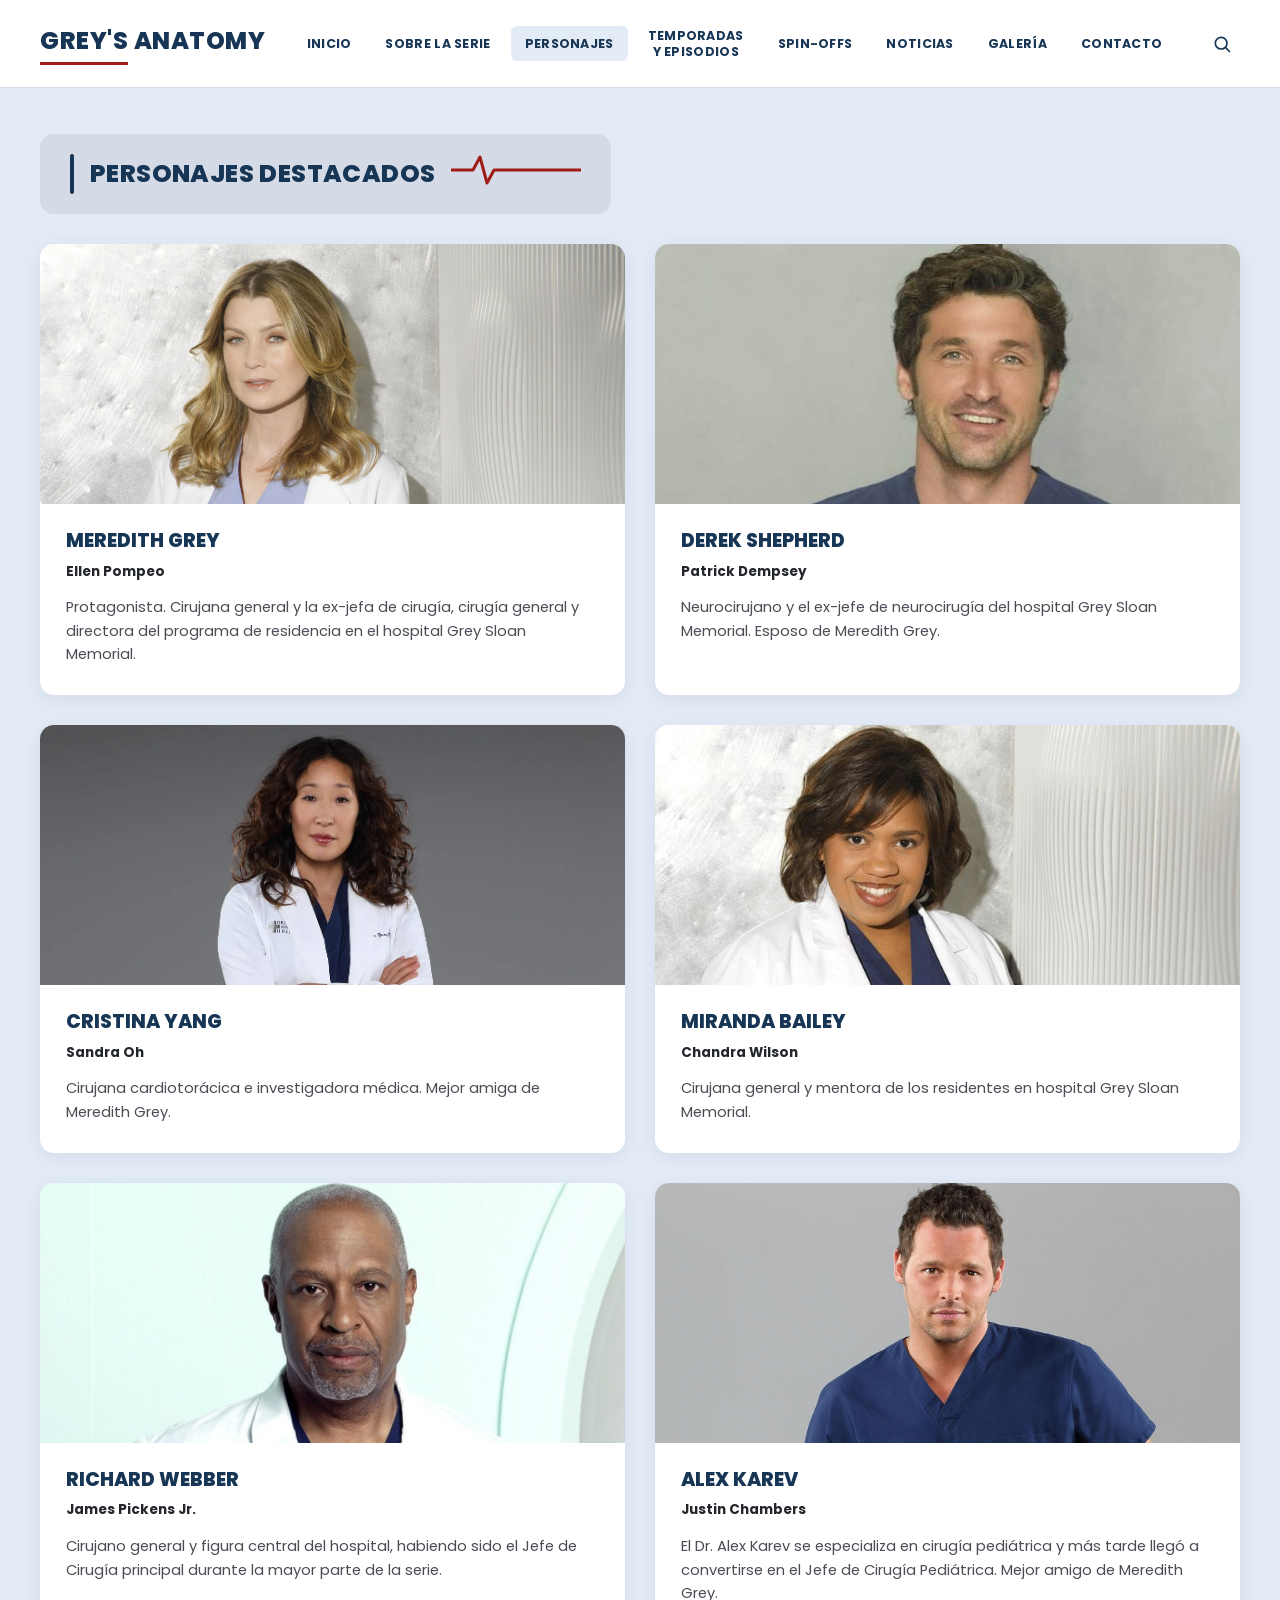
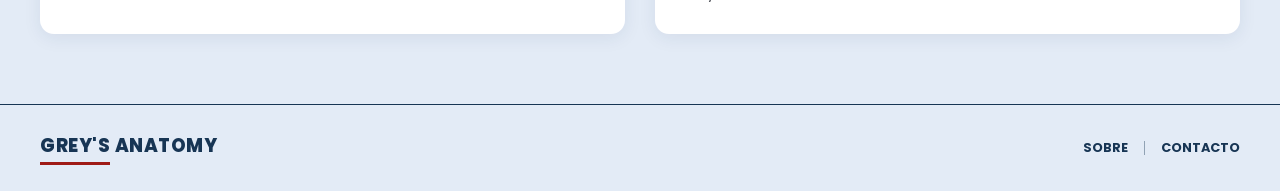
<file: personajes.html>
<!DOCTYPE html>
<html lang="es">
<head>
<meta charset="UTF-8">
<meta name="viewport" content="width=device-width, initial-scale=1.0">
<title>Grey's Anatomy | Personajes</title>
<link rel="stylesheet" href="css/styles.css">
</head>
<body>

<header class="site-header">
  <div class="container header-inner">
    <a href="index.html" class="logo"><span class="accent">GREY'S</span> ANATOMY</a>
    <nav class="main-nav">
      <ul>
        <li><a href="index.html">Inicio</a></li>
        <li><a href="sobre.html">Sobre la serie</a></li>
        <li class="active"><a href="personajes.html">Personajes</a></li>
        <li><a href="temporadas.html">Temporadas<br>y episodios</a></li>
        <li><a href="spin-offs.html">Spin-offs</a></li>
        <li><a href="noticias.html">Noticias</a></li>
        <li><a href="galeria.html">Galería</a></li>
        <li><a href="contacto.html">Contacto</a></li>
      </ul>
    </nav>
    <button class="nav-search" aria-label="Buscar">
      <svg viewBox="0 0 24 24" fill="none" stroke="currentColor" stroke-width="2" stroke-linecap="round"><circle cx="11" cy="11" r="7"/><line x1="21" y1="21" x2="16.65" y2="16.65"/></svg>
    </button>
  </div>
</header>

<main>
  <div class="container">

    <div class="section-title">
      <span class="bar"></span>
      <h2>Personajes destacados</h2>
      <span class="pulse">
        <svg width="130" height="32" viewBox="0 0 130 32" fill="none" stroke="#9f1b17" stroke-width="3" stroke-linecap="round" stroke-linejoin="round"><polyline points="0,16 22,16 29,3 36,29 43,16 130,16"/></svg>
      </span>
    </div>

    <div class="char-grid">

      <div class="char-card">
        <img src="img/personaje-meredith-grey.jpg" alt="Meredith Grey" style="object-position: center 15%;">
        <div class="char-info">
          <h3>Meredith Grey</h3>
          <p class="actor">Ellen Pompeo</p>
          <p class="desc">Protagonista. Cirujana general y la ex-jefa de cirugía, cirugía general y directora del programa de residencia en el hospital Grey Sloan Memorial.</p>
        </div>
      </div>

      <div class="char-card">
        <img src="img/personaje-derek.jpg" alt="Derek Shepherd" style="object-position: center 15%;">
        <div class="char-info">
          <h3>Derek Shepherd</h3>
          <p class="actor">Patrick Dempsey</p>
          <p class="desc">Neurocirujano y el ex-jefe de neurocirugía del hospital Grey Sloan Memorial. Esposo de Meredith Grey.</p>
        </div>
      </div>

      <div class="char-card">
        <img src="img/personaje-yang.jpg" alt="Cristina Yang">
        <div class="char-info">
          <h3>Cristina Yang</h3>
          <p class="actor">Sandra Oh</p>
          <p class="desc">Cirujana cardiotorácica e investigadora médica. Mejor amiga de Meredith Grey.</p>
        </div>
      </div>

      <div class="char-card">
        <img src="img/personaje-miranda.jpg" alt="Miranda Bailey">
        <div class="char-info">
          <h3>Miranda Bailey</h3>
          <p class="actor">Chandra Wilson</p>
          <p class="desc">Cirujana general y mentora de los residentes en hospital Grey Sloan Memorial.</p>
        </div>
      </div>

      <div class="char-card">
        <img src="img/personaje-richard.jpg" alt="Richard Webber" style="object-position: center 3%;">
        <div class="char-info">
          <h3>Richard Webber</h3>
          <p class="actor">James Pickens Jr.</p>
          <p class="desc">Cirujano general y figura central del hospital, habiendo sido el Jefe de Cirugía principal durante la mayor parte de la serie.</p>
        </div>
      </div>

      <div class="char-card">
        <img src="img/personaje-alex-karev.jpg" alt="Alex Karev" style="object-position: center 10%;">
        <div class="char-info">
          <h3>Alex Karev</h3>
          <p class="actor">Justin Chambers</p>
          <p class="desc">El Dr. Alex Karev se especializa en cirugía pediátrica y más tarde llegó a convertirse en el Jefe de Cirugía Pediátrica. Mejor amigo de Meredith Grey.</p>
        </div>
      </div>

    </div>

  </div>
</main>

<footer class="site-footer">
  <div class="container">
    <a href="index.html" class="logo"><span class="accent">GREY'S</span> ANATOMY</a>
    <div class="footer-links">
      <a href="sobre.html">Sobre</a>
      <span class="sep"></span>
      <a href="contacto.html">Contacto</a>
    </div>
  </div>
</footer>

</body>
</html>
</file>
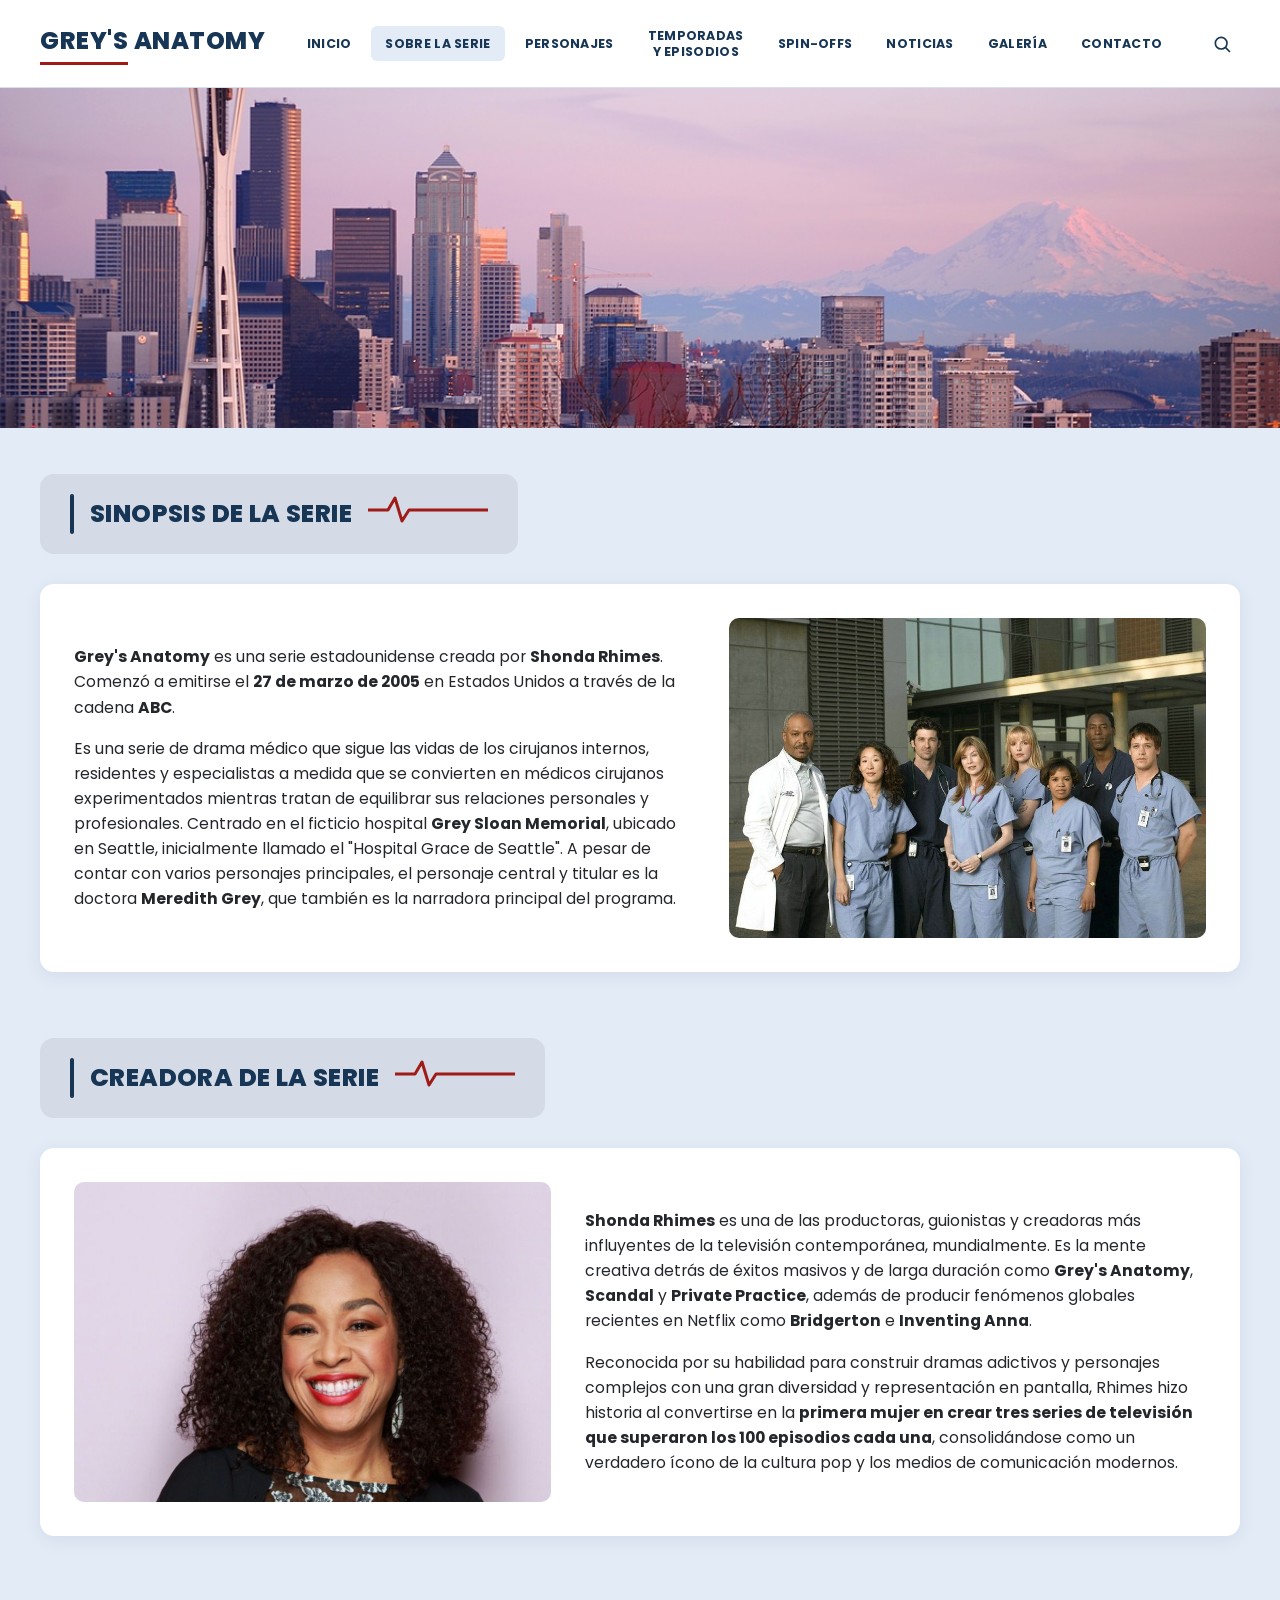
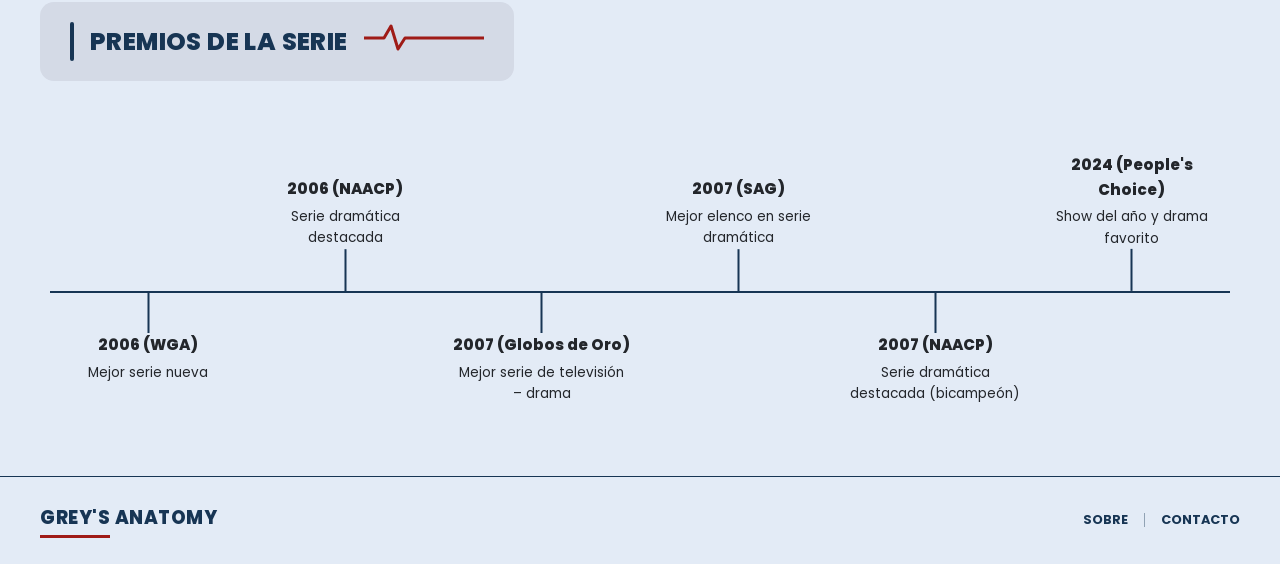
<file: sobre.html>
<!DOCTYPE html>
<html lang="es">
<head>
<meta charset="UTF-8">
<meta name="viewport" content="width=device-width, initial-scale=1.0">
<title>Grey's Anatomy | Sobre la serie</title>
<link rel="stylesheet" href="css/styles.css">
</head>
<body>

<header class="site-header">
  <div class="container header-inner">
    <a href="index.html" class="logo"><span class="accent">GREY'S</span> ANATOMY</a>
    <nav class="main-nav">
      <ul>
        <li><a href="index.html">Inicio</a></li>
        <li class="active"><a href="sobre.html">Sobre la serie</a></li>
        <li><a href="personajes.html">Personajes</a></li>
        <li><a href="temporadas.html">Temporadas<br>y episodios</a></li>
        <li><a href="spin-offs.html">Spin-offs</a></li>
        <li><a href="noticias.html">Noticias</a></li>
        <li><a href="galeria.html">Galería</a></li>
        <li><a href="contacto.html">Contacto</a></li>
      </ul>
    </nav>
    <button class="nav-search" aria-label="Buscar">
      <svg viewBox="0 0 24 24" fill="none" stroke="currentColor" stroke-width="2" stroke-linecap="round"><circle cx="11" cy="11" r="7"/><line x1="21" y1="21" x2="16.65" y2="16.65"/></svg>
    </button>
  </div>
</header>

<main>

  <img src="img/sobre.jpg" alt="Seattle, Washington" class="page-hero-image">

  <div class="container">

    <div class="section-title">
      <span class="bar"></span>
      <h2>Sinopsis de la serie</h2>
      <span class="pulse">
        <svg width="120" height="30" viewBox="0 0 120 30" fill="none" stroke="#9f1b17" stroke-width="3" stroke-linecap="round" stroke-linejoin="round"><polyline points="0,15 20,15 27,3 34,26 41,15 120,15"/></svg>
      </span>
    </div>

   <div class="split-card">
  <div class="split-text">
    <p><strong>Grey's Anatomy</strong> es una serie estadounidense creada por <strong>Shonda Rhimes</strong>. Comenzó a emitirse el <strong>27 de marzo de 2005</strong> en Estados Unidos a través de la cadena <strong>ABC</strong>.</p>
    <p>Es una serie de drama médico que sigue las vidas de los cirujanos internos, residentes y especialistas a medida que se convierten en médicos cirujanos experimentados mientras tratan de equilibrar sus relaciones personales y profesionales. Centrado en el ficticio hospital <strong>Grey Sloan Memorial</strong>, ubicado en Seattle, inicialmente llamado el "Hospital Grace de Seattle". A pesar de contar con varios personajes principales, el personaje central y titular es la doctora <strong>Meredith Grey</strong>, que también es la narradora principal del programa.</p>
  </div>
  <div class="split-media">
    <img src="img/sobre-la-serie.jpg" alt="Elenco de Grey's Anatomy">
  </div>
</div>

    <div class="section-title">
      <span class="bar"></span>
      <h2>Creadora de la serie</h2>
      <span class="pulse">
        <svg width="120" height="30" viewBox="0 0 120 30" fill="none" stroke="#9f1b17" stroke-width="3" stroke-linecap="round" stroke-linejoin="round"><polyline points="0,15 20,15 27,3 34,26 41,15 120,15"/></svg>
      </span>
    </div>

    <div class="split-card reverse">
  <div class="split-media">
    <img src="img/creadora.jpg" alt="Shonda Rhimes">
  </div>
  <div class="split-text">
    <p><strong>Shonda Rhimes</strong> es una de las productoras, guionistas y creadoras más influyentes de la televisión contemporánea, mundialmente. Es la mente creativa detrás de éxitos masivos y de larga duración como <strong>Grey's Anatomy</strong>, <strong>Scandal</strong> y <strong>Private Practice</strong>, además de producir fenómenos globales recientes en Netflix como <strong>Bridgerton</strong> e <strong>Inventing Anna</strong>.</p>
    <p>Reconocida por su habilidad para construir dramas adictivos y personajes complejos con una gran diversidad y representación en pantalla, Rhimes hizo historia al convertirse en la <strong>primera mujer en crear tres series de televisión que superaron los 100 episodios cada una</strong>, consolidándose como un verdadero ícono de la cultura pop y los medios de comunicación modernos.</p>
  </div>
</div>

    <div class="section-title">
      <span class="bar"></span>
      <h2>Premios de la serie</h2>
      <span class="pulse">
        <svg width="120" height="30" viewBox="0 0 120 30" fill="none" stroke="#9f1b17" stroke-width="3" stroke-linecap="round" stroke-linejoin="round"><polyline points="0,15 20,15 27,3 34,26 41,15 120,15"/></svg>
      </span>
    </div>

    <div class="awards-timeline">
      <div class="awards-track">
        <div class="award-item bottom">
          <div class="year">2006 (WGA)</div>
          <div class="desc">Mejor serie nueva</div>
        </div>
        <div class="award-item top">
          <div class="year">2006 (NAACP)</div>
          <div class="desc">Serie dramática destacada</div>
        </div>
        <div class="award-item bottom">
          <div class="year">2007 (Globos de Oro)</div>
          <div class="desc">Mejor serie de televisión &ndash; drama</div>
        </div>
        <div class="award-item top">
          <div class="year">2007 (SAG)</div>
          <div class="desc">Mejor elenco en serie dramática</div>
        </div>
        <div class="award-item bottom">
          <div class="year">2007 (NAACP)</div>
          <div class="desc">Serie dramática destacada (bicampeón)</div>
        </div>
        <div class="award-item top">
          <div class="year">2024 (People's Choice)</div>
          <div class="desc">Show del año y drama favorito</div>
        </div>
      </div>
    </div>

  </div>

</main>

<footer class="site-footer">
  <div class="container">
    <a href="index.html" class="logo"><span class="accent">GREY'S</span> ANATOMY</a>
    <div class="footer-links">
      <a href="sobre.html">Sobre</a>
      <span class="sep"></span>
      <a href="contacto.html">Contacto</a>
    </div>
  </div>
</footer>

</body>
</html>
</file>
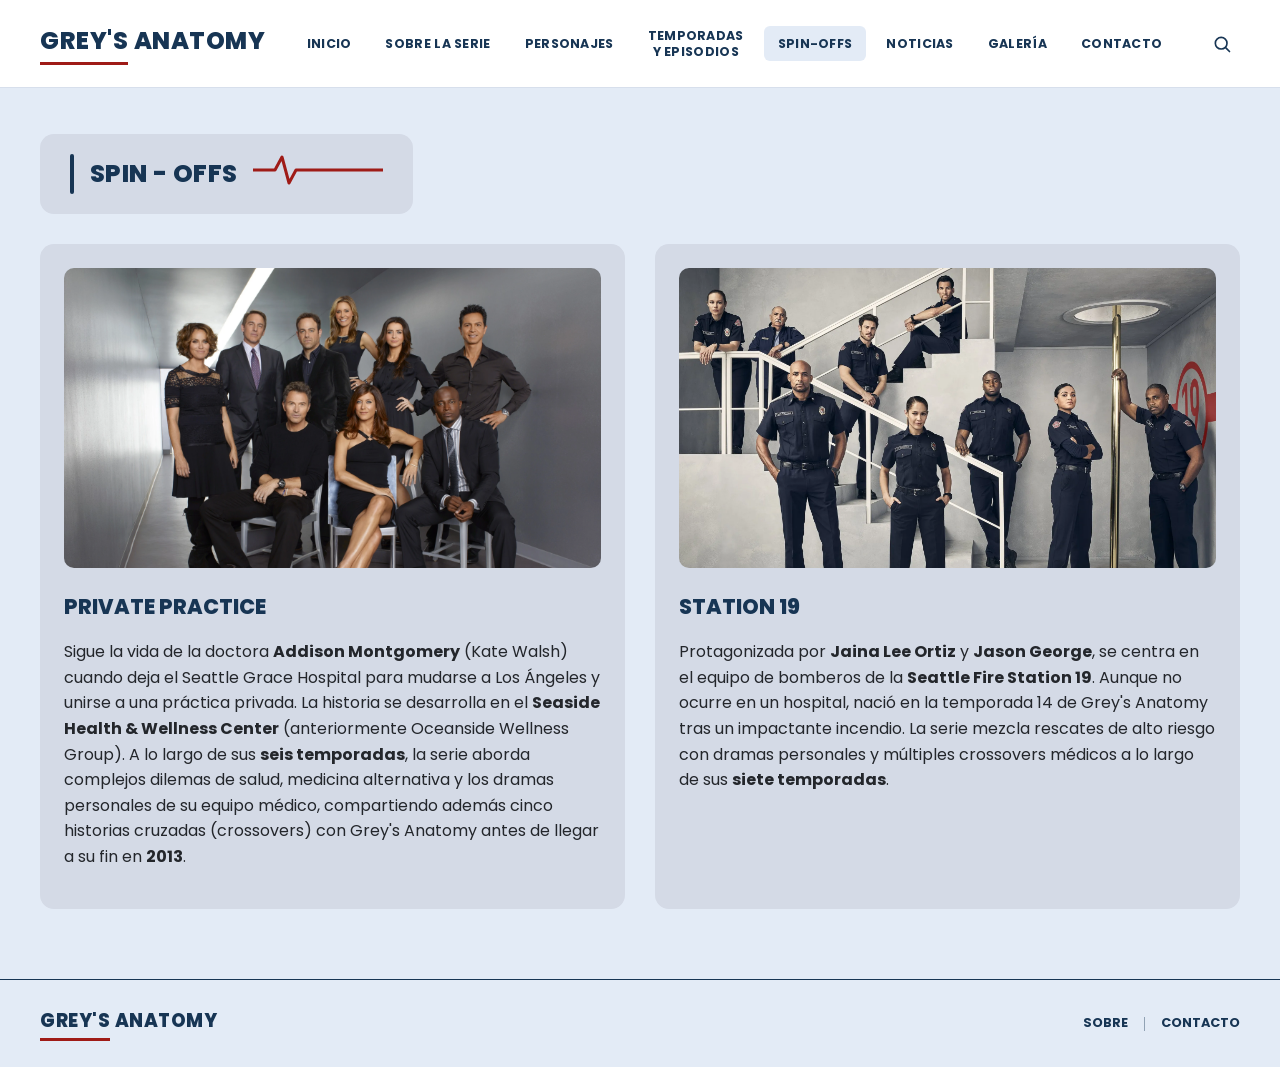
<file: spin-offs.html>
<!DOCTYPE html>
<html lang="es">
<head>
<meta charset="UTF-8">
<meta name="viewport" content="width=device-width, initial-scale=1.0">
<title>Grey's Anatomy | Spin-offs</title>
<link rel="stylesheet" href="css/styles.css">
</head>
<body>

<header class="site-header">
  <div class="container header-inner">
    <a href="index.html" class="logo"><span class="accent">GREY'S</span> ANATOMY</a>
    <nav class="main-nav">
      <ul>
        <li><a href="index.html">Inicio</a></li>
        <li><a href="sobre.html">Sobre la serie</a></li>
        <li><a href="personajes.html">Personajes</a></li>
        <li><a href="temporadas.html">Temporadas<br>y episodios</a></li>
        <li class="active"><a href="spin-offs.html">Spin-offs</a></li>
        <li><a href="noticias.html">Noticias</a></li>
        <li><a href="galeria.html">Galería</a></li>
        <li><a href="contacto.html">Contacto</a></li>
      </ul>
    </nav>
    <button class="nav-search" aria-label="Buscar">
      <svg viewBox="0 0 24 24" fill="none" stroke="currentColor" stroke-width="2" stroke-linecap="round"><circle cx="11" cy="11" r="7"/><line x1="21" y1="21" x2="16.65" y2="16.65"/></svg>
    </button>
  </div>
</header>

<main>
  <div class="container">

    <div class="section-title">
      <span class="bar"></span>
      <h2>Spin - offs</h2>
      <span class="pulse">
        <svg width="130" height="32" viewBox="0 0 130 32" fill="none" stroke="#9f1b17" stroke-width="3" stroke-linecap="round" stroke-linejoin="round"><polyline points="0,16 22,16 29,3 36,29 43,16 130,16"/></svg>
      </span>
    </div>

    <div class="spinoff-grid">

  <div class="spinoff-card">
    <img src="img/spin-off-1.jpg" alt="Private Practice">
    <h3>Private Practice</h3>
    <p>Sigue la vida de la doctora <strong>Addison Montgomery</strong> (Kate Walsh) cuando deja el Seattle Grace Hospital para mudarse a Los Ángeles y unirse a una práctica privada. La historia se desarrolla en el <strong>Seaside Health &amp; Wellness Center</strong> (anteriormente Oceanside Wellness Group). A lo largo de sus <strong>seis temporadas</strong>, la serie aborda complejos dilemas de salud, medicina alternativa y los dramas personales de su equipo médico, compartiendo además cinco historias cruzadas (crossovers) con Grey's Anatomy antes de llegar a su fin en <strong>2013</strong>.</p>
  </div>

  <div class="spinoff-card">
    <img src="img/spin-off-2.jpg" alt="Station 19">
    <h3>Station 19</h3>
    <p>Protagonizada por <strong>Jaina Lee Ortiz</strong> y <strong>Jason George</strong>, se centra en el equipo de bomberos de la <strong>Seattle Fire Station 19</strong>. Aunque no ocurre en un hospital, nació en la temporada 14 de Grey's Anatomy tras un impactante incendio. La serie mezcla rescates de alto riesgo con dramas personales y múltiples crossovers médicos a lo largo de sus <strong>siete temporadas</strong>.</p>
  </div>

</div>

</div>
</main>

<footer class="site-footer">
  <div class="container">
    <a href="index.html" class="logo"><span class="accent">GREY'S</span> ANATOMY</a>
    <div class="footer-links">
      <a href="sobre.html">Sobre</a>
      <span class="sep"></span>
      <a href="contacto.html">Contacto</a>
    </div>
  </div>
</footer>

</body>
</html>
</file>
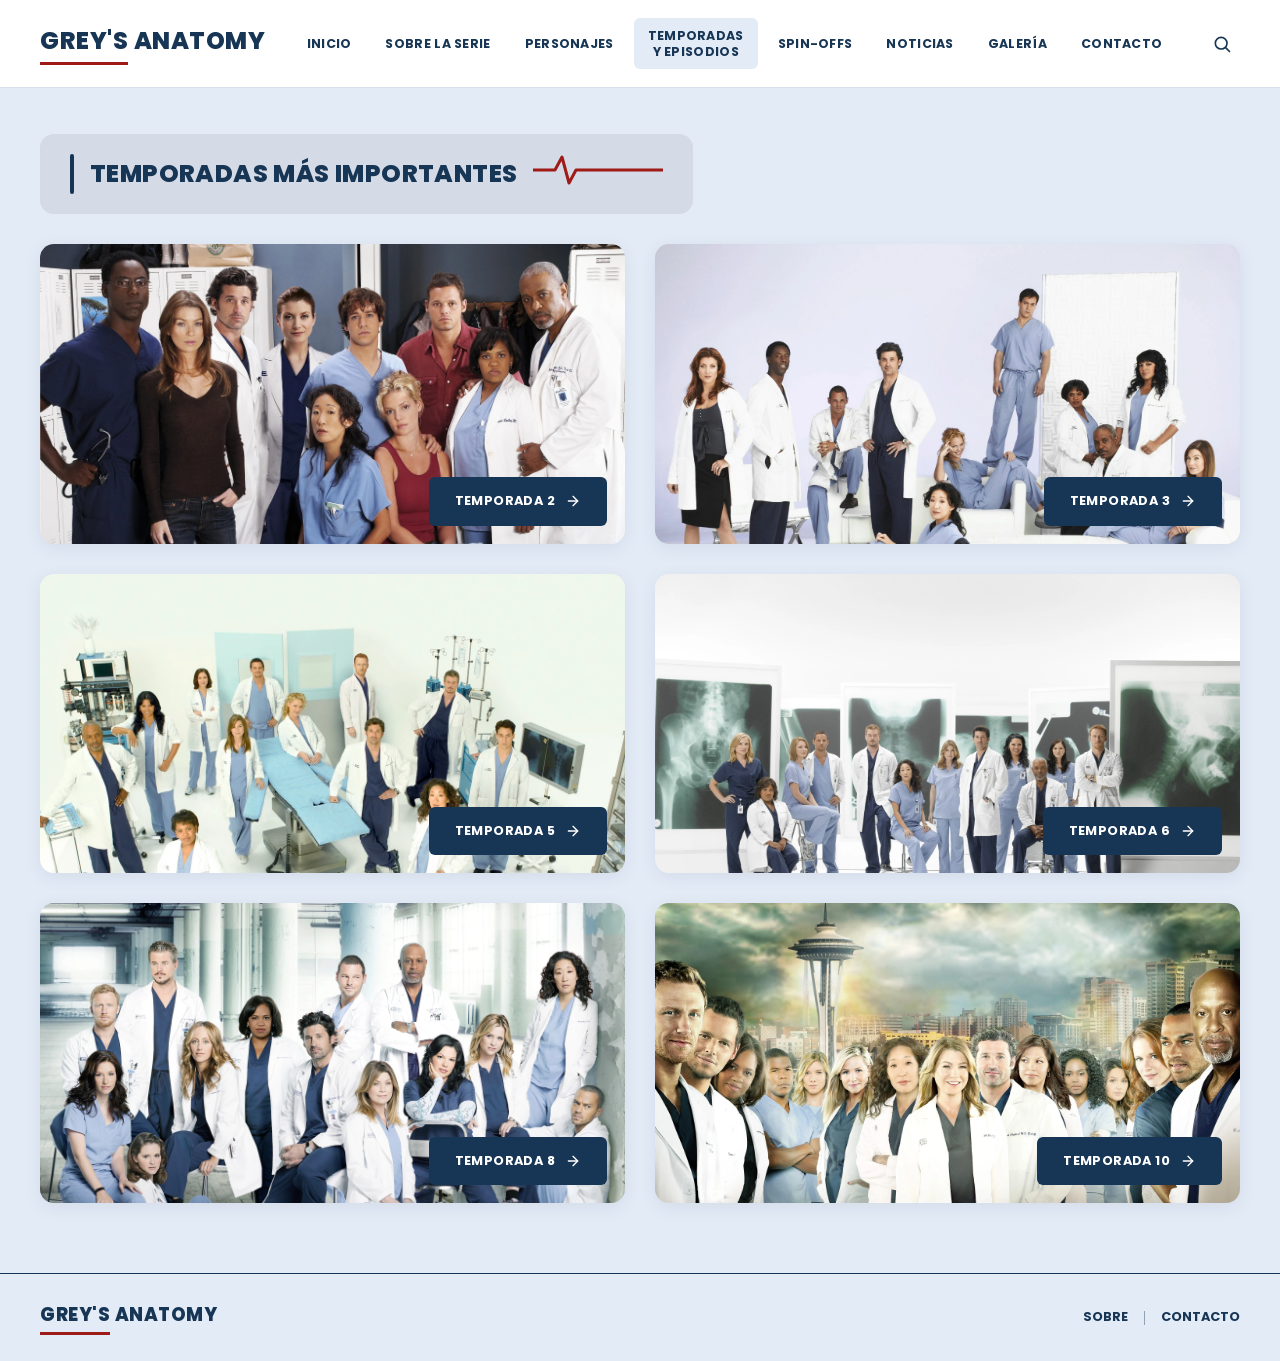
<file: temporadas.html>
<!DOCTYPE html>
<html lang="es">
<head>
<meta charset="UTF-8">
<meta name="viewport" content="width=device-width, initial-scale=1.0">
<title>Grey's Anatomy | Temporadas y episodios</title>
<link rel="stylesheet" href="css/styles.css">
</head>
<body>

<header class="site-header">
  <div class="container header-inner">
    <a href="index.html" class="logo"><span class="accent">GREY'S</span> ANATOMY</a>
    <nav class="main-nav">
      <ul>
        <li><a href="index.html">Inicio</a></li>
        <li><a href="sobre.html">Sobre la serie</a></li>
        <li><a href="personajes.html">Personajes</a></li>
        <li class="active"><a href="temporadas.html">Temporadas<br>y episodios</a></li>
        <li><a href="spin-offs.html">Spin-offs</a></li>
        <li><a href="noticias.html">Noticias</a></li>
        <li><a href="galeria.html">Galería</a></li>
        <li><a href="contacto.html">Contacto</a></li>
      </ul>
    </nav>
    <button class="nav-search" aria-label="Buscar">
      <svg viewBox="0 0 24 24" fill="none" stroke="currentColor" stroke-width="2" stroke-linecap="round"><circle cx="11" cy="11" r="7"/><line x1="21" y1="21" x2="16.65" y2="16.65"/></svg>
    </button>
  </div>
</header>

<main>
  <div class="container">

    <div class="section-title">
      <span class="bar"></span>
      <h2>Temporadas más importantes</h2>
      <span class="pulse">
        <svg width="130" height="32" viewBox="0 0 130 32" fill="none" stroke="#9f1b17" stroke-width="3" stroke-linecap="round" stroke-linejoin="round"><polyline points="0,16 22,16 29,3 36,29 43,16 130,16"/></svg>
      </span>
    </div>

    <div class="season-grid">

      <a class="season-card" href="episodios.html#temporada-2">
        <img src="img/temporada-2.jpg" alt="Temporada 2">
        <span class="badge btn btn-navy">Temporada 2
          <svg viewBox="0 0 24 24" fill="none" stroke="currentColor" stroke-width="2" stroke-linecap="round" stroke-linejoin="round"><line x1="5" y1="12" x2="19" y2="12"/><polyline points="12 5 19 12 12 19"/></svg>
        </span>
      </a>

      <a class="season-card" href="episodios.html#temporada-3">
        <img src="img/temporada-3.jpg" alt="Temporada 3">
        <span class="badge btn btn-navy">Temporada 3
          <svg viewBox="0 0 24 24" fill="none" stroke="currentColor" stroke-width="2" stroke-linecap="round" stroke-linejoin="round"><line x1="5" y1="12" x2="19" y2="12"/><polyline points="12 5 19 12 12 19"/></svg>
        </span>
      </a>

      <a class="season-card" href="episodios.html#temporada-5">
        <img src="img/temporada-5.jpg" alt="Temporada 5">
        <span class="badge btn btn-navy">Temporada 5
          <svg viewBox="0 0 24 24" fill="none" stroke="currentColor" stroke-width="2" stroke-linecap="round" stroke-linejoin="round"><line x1="5" y1="12" x2="19" y2="12"/><polyline points="12 5 19 12 12 19"/></svg>
        </span>
      </a>

      <a class="season-card" href="episodios.html#temporada-6">
        <img src="img/temporada-6.jpg" alt="Temporada 6">
        <span class="badge btn btn-navy">Temporada 6
          <svg viewBox="0 0 24 24" fill="none" stroke="currentColor" stroke-width="2" stroke-linecap="round" stroke-linejoin="round"><line x1="5" y1="12" x2="19" y2="12"/><polyline points="12 5 19 12 12 19"/></svg>
        </span>
      </a>

      <a class="season-card" href="episodios.html#temporada-8">
        <img src="img/temporada-8.jpg" alt="Temporada 8">
        <span class="badge btn btn-navy">Temporada 8
          <svg viewBox="0 0 24 24" fill="none" stroke="currentColor" stroke-width="2" stroke-linecap="round" stroke-linejoin="round"><line x1="5" y1="12" x2="19" y2="12"/><polyline points="12 5 19 12 12 19"/></svg>
        </span>
      </a>

      <a class="season-card" href="episodios.html#temporada-10">
        <img src="img/temporada-10.jpg" alt="Temporada 10">
        <span class="badge btn btn-navy">Temporada 10
          <svg viewBox="0 0 24 24" fill="none" stroke="currentColor" stroke-width="2" stroke-linecap="round" stroke-linejoin="round"><line x1="5" y1="12" x2="19" y2="12"/><polyline points="12 5 19 12 12 19"/></svg>
        </span>
      </a>

    </div>

  </div>
</main>

<footer class="site-footer">
  <div class="container">
    <a href="index.html" class="logo"><span class="accent">GREY'S</span> ANATOMY</a>
    <div class="footer-links">
      <a href="sobre.html">Sobre</a>
      <span class="sep"></span>
      <a href="contacto.html">Contacto</a>
    </div>
  </div>
</footer>

</body>
</html>
</file>
<file: css/styles.css>
/* =========================================================
   GREY'S ANATOMY - Sitio web (Trabajo de Comunicación Digital)
   Hoja de estilos general
   ========================================================= */

@import url('https://fonts.googleapis.com/css2?family=Anton&family=Poppins:ital,wght@0,400;0,500;0,600;0,700;0,800;0,900&display=swap');

:root{
  --navy: #173554;
  --navy-dark: #0f2439;
  --red: #9f1b17;
  --red-light: #fbe3e1;
  --bg-page: #e3ebf6;
  --bg-box: #d4dae6;
  --white: #ffffff;
  --text-dark: #23262b;
  --text-muted: #4a4d55;
  --radius-lg: 14px;
  --radius-md: 10px;
  --radius-sm: 6px;
  --container: 1300px;
  --shadow: 0 4px 18px rgba(23, 53, 84, 0.08);
}

*, *::before, *::after{ box-sizing: border-box; }

html{ scroll-behavior: smooth; }

body{
  margin: 0;
  font-family: 'Poppins', Arial, sans-serif;
  background: var(--bg-page);
  color: var(--text-dark);
  line-height: 1.6;
}

img{ max-width: 100%; display: block; }

a{ color: inherit; text-decoration: none; }

ul{ list-style: none; margin: 0; padding: 0; }

.container{
  max-width: var(--container);
  margin: 0 auto;
  padding: 0 40px;
}

/* ---------------------------------------------------------
   HEADER / NAV
   --------------------------------------------------------- */
.site-header{
  background: var(--white);
  border-bottom: 1px solid #d7dfec;
  position: sticky;
  top: 0;
  z-index: 100;
}

.site-header .container{
  display: flex;
  align-items: center;
  justify-content: space-between;
  gap: 24px;
  padding-top: 18px;
  padding-bottom: 18px;
}

.logo{
  font-weight: 800;
  font-size: 1.5rem;
  letter-spacing: 0.5px;
  color: var(--navy);
  text-transform: uppercase;
  white-space: nowrap;
}

.logo .accent{
  display: inline-block;
  border-bottom: 3px solid var(--red);
  padding-bottom: 2px;
}

.main-nav ul{
  display: flex;
  align-items: center;
  gap: 6px;
  flex-wrap: wrap;
}

.main-nav a{
  display: block;
  font-size: 0.78rem;
  font-weight: 700;
  letter-spacing: 0.3px;
  text-transform: uppercase;
  color: var(--navy);
  text-align: center;
  line-height: 1.25;
  padding: 10px 14px;
  border-radius: var(--radius-sm);
  transition: background 0.2s ease;
}

.main-nav a:hover{
  background: var(--bg-page);
}

.main-nav li.active a{
  background: var(--bg-page);
}

.nav-search{
  background: none;
  border: none;
  cursor: pointer;
  color: var(--navy);
  padding: 8px;
  display: flex;
  align-items: center;
}

.nav-search svg{ width: 20px; height: 20px; }

.header-inner{
  display: flex;
  align-items: center;
  gap: 28px;
}

/* ---------------------------------------------------------
   BOTONES
   --------------------------------------------------------- */
.btn{
  display: inline-flex;
  align-items: center;
  gap: 10px;
  font-family: 'Poppins', sans-serif;
  font-weight: 700;
  font-size: 0.8rem;
  letter-spacing: 0.4px;
  text-transform: uppercase;
  padding: 14px 26px;
  border-radius: var(--radius-sm);
  border: none;
  cursor: pointer;
  transition: background 0.2s ease, transform 0.15s ease;
}

.btn svg{ width: 16px; height: 16px; }

.btn-navy{
  background: var(--navy);
  color: var(--white);
}

.btn-navy:hover{
  background: var(--navy-dark);
}

.btn-link{
  background: none;
  color: var(--navy);
  padding: 0;
  font-weight: 700;
}

.btn-link svg{ width: 14px; height: 14px; }

/* ---------------------------------------------------------
   TITULOS DE SECCION (caja gris + barra + pulso)
   --------------------------------------------------------- */
.section-title{
  display: inline-flex;
  align-items: center;
  gap: 16px;
  background: var(--bg-box);
  border-radius: var(--radius-lg);
  padding: 20px 30px;
  margin: 46px 0 30px;
}

.section-title .bar{
  width: 4px;
  align-self: stretch;
  background: var(--navy);
  border-radius: 2px;
}

.section-title h2{
  margin: 0;
  color: var(--navy);
  font-size: 1.55rem;
  font-weight: 800;
  text-transform: uppercase;
  letter-spacing: 0.4px;
  white-space: nowrap;
}

.section-title .pulse{ flex-shrink: 0; }

.section-title--plain{
  background: none;
  padding: 0;
  gap: 14px;
}

.section-title--plain .bar{ display: none; }

/* ---------------------------------------------------------
   HERO (index)
   --------------------------------------------------------- */
.hero{
  position: relative;
  min-height: 560px;
  background: linear-gradient(120deg, #7fa4c9 0%, #a9c2dd 45%, #cfd9e6 100%);
  background-size: cover;
  background-position: center;
  overflow: hidden;
  display: flex;
  align-items: flex-end;
}

.hero img.hero-photo{
  position: absolute;
  top: 0;
  right: 0;
  left: auto;
  width: 100%;
  height: 100%;
  object-fit: cover;
  object-position: center top;
}

.hero-content{
  position: relative;
  z-index: 2;
  width: 100%;
  padding: 0 40px 110px;
  max-width: var(--container);
  margin: 0 auto;
  display: flex;
  align-items: flex-end;
  flex-wrap: wrap;
  gap: 30px;
}

.hero-title-wrap{
  display: block;
}

.hero-title{
  font-family: 'Anton', 'Poppins', sans-serif;
  font-weight: 400;
  text-transform: uppercase;
  line-height: 0.8;
  color: #14181c;
  margin: 0;
  display: flex;
  align-items: flex-end;
  flex-wrap: wrap;
}

.hero-title .line1{
  display: block;
  font-size: clamp(3rem, 8vw, 6.4rem);
}

.hero-title .line2{
  display: block;
  font-size: clamp(1.8rem, 4.4vw, 3.6rem);
  margin-left: 2px;
}

.hero-underline{
  height: 7px;
  width: min(330px, 55%);
  margin: 10px 0 0;
  background: linear-gradient(90deg, var(--red) 0%, rgba(159,27,23,0.1) 100%);
  border-radius: 3px;
}

.hero-content .btn{
  margin-bottom: 4px;
  white-space: nowrap;
}

/* Tarjeta de iconos superpuesta */
.quicklinks{
  position: relative;
  z-index: 3;
  background: var(--white);
  border-radius: var(--radius-lg);
  box-shadow: var(--shadow);
  margin: -50px auto 0;
  max-width: var(--container);
  padding: 13px 18px;
  display: grid;
  grid-template-columns: repeat(5, 1fr);
}

.quicklinks li{
  display: flex;
  align-items: flex-start;
  gap: 14px;
  padding: 0 18px;
  border-right: 1px solid #edf1f7;
}

.quicklinks li:last-child{ border-right: none; }

.quicklinks .icon{ flex-shrink: 0; color: var(--navy); }
.quicklinks .icon svg{ width: 40px; height: 90px; }

.quicklinks h3{
  margin: 0 0 4px;
  font-size: 0.85rem;
  text-transform: uppercase;
  font-weight: 800;
  color: var(--navy);
}

.quicklinks p{
  margin: 0 0 3px;
  font-size: 0.78rem;
  color: var(--text-muted);
  line-height: 1.35;
}

.quicklinks .mini-underline{
  display: inline-block;
  vertical-align: middle;
  width: 26px;
  height: 3px;
  background: var(--red);
  border-radius: 2px;
}

/* ---------------------------------------------------------
   SECCIONES GENERALES
   --------------------------------------------------------- */
main{ padding-bottom: 20px; }

.page-hero-image{
  width: 100%;
  height: 340px;
  object-fit: cover;
}

.card{
  background: var(--white);
  border-radius: var(--radius-lg);
  box-shadow: var(--shadow);
  padding: 34px;
}

/* Últimas noticias (home) */
.latest-news{
  display: grid;
  grid-template-columns: 1.6fr 1fr;
  gap: 30px;
  align-items: stretch;
  margin-bottom: 60px;
}

.news-feature{
  background: var(--white);
  border-radius: var(--radius-lg);
  box-shadow: var(--shadow);
  padding: 18px;
  display: flex;
  gap: 22px;
}

.news-feature img{
  width: 300px;
  height: 190px;
  object-fit: cover;
  border-radius: var(--radius-md);
  flex-shrink: 0;
}

.news-feature .meta{
  display: flex;
  align-items: center;
  gap: 10px;
  font-size: 0.75rem;
  color: var(--text-muted);
  margin-bottom: 10px;
}

.tag{
  background: var(--red-light);
  color: var(--red);
  font-weight: 700;
  font-size: 0.68rem;
  text-transform: uppercase;
  padding: 4px 10px;
  border-radius: 4px;
}

.news-feature h3{
  margin: 0 0 10px;
  color: var(--navy);
  font-size: 1.25rem;
  font-weight: 800;
}

.news-feature p{
  margin: 0 0 12px;
  color: var(--text-muted);
  font-size: 0.9rem;
}

.hospital-box{
  background: var(--white);
  border-radius: var(--radius-lg);
  box-shadow: var(--shadow);
  padding: 30px;
  display: flex;
  gap: 20px;
  align-items: flex-start;
}

.hospital-box .icon{ color: var(--navy); flex-shrink: 0; }
.hospital-box .icon svg{ width: 60px; height: 60px; }

.hospital-box h3{
  margin: 0 0 8px;
  color: var(--navy);
  font-size: 1.15rem;
  font-weight: 800;
  text-transform: uppercase;
  line-height: 1.3;
}

.hospital-box .mini-underline{
  display: inline-block;  
  width: 30px;
  height: 3px;
  background: var(--red);
  border-radius: 2px;
  margin-bottom: 12px;
}

.hospital-box p{
  margin: 0 0 16px;
  font-size: 0.9rem;
  color: var(--text-muted);
}

/* ---------------------------------------------------------
   SOBRE LA SERIE
   --------------------------------------------------------- */
.split-card{
  background: var(--white);
  border-radius: var(--radius-lg);
  box-shadow: var(--shadow);
  padding: 34px;
  display: grid;
  grid-template-columns: 1.3fr 1fr;
  gap: 34px;
  align-items: center;
  margin-bottom: 20px;
}

.split-card.reverse{
  grid-template-columns: 1fr 1.3fr;
}

.split-card.reverse .split-text{ order: 2; }
.split-card.reverse .split-media{ order: 1; }

.split-card p{ margin: 0 0 16px; color: var(--text-dark); font-size: 0.98rem; }
.split-card p:last-child{ margin-bottom: 0; }

.split-media img{
  width: 100%;
  height: 320px;
  object-fit: cover;
  object-position: center top;
  border-radius: var(--radius-md);
}

/* Premios / timeline */
.awards-timeline{
  padding: 55px 10px 40px;
  overflow-x: auto;
}

.awards-track{
  position: relative;
  min-width: 900px;
  height: 250px;
}

.awards-track::before{
  content: "";
  position: absolute;
  left: 0;
  right: 0;
  top: 50%;
  height: 2px;
  background: var(--navy);
}

.award-item{
  position: absolute;
  top: 50%;
  width: 15%;
  text-align: center;
}

.award-item:nth-child(1){ left: 8.33%; }
.award-item:nth-child(2){ left: 25%; }
.award-item:nth-child(3){ left: 41.66%; }
.award-item:nth-child(4){ left: 58.33%; }
.award-item:nth-child(5){ left: 75%; }
.award-item:nth-child(6){ left: 91.66%; }

.award-item .year{
  font-weight: 800;
  color: var(--text-dark);
  font-size: 0.95rem;
  margin-bottom: 4px;
}

.award-item .desc{
  font-size: 0.85rem;
  color: var(--text-dark);
}

.award-item.top{
  transform: translate(-50%, calc(-100% - 42px));
}

.award-item.top::after{
  content: "";
  position: absolute;
  left: 50%;
  top: 100%;
  width: 2px;
  height: 42px;
  background: var(--navy);
  transform: translateX(-50%);
}

.award-item.bottom{
  top: calc(50% + 42px);
  transform: translateX(-50%);
}

.award-item.bottom::after{
  content: "";
  position: absolute;
  left: 50%;
  bottom: 100%;
  width: 2px;
  height: 42px;
  background: var(--navy);
  transform: translateX(-50%);
}

/* ---------------------------------------------------------
   PERSONAJES
   --------------------------------------------------------- */
.char-grid{
  display: grid;
  grid-template-columns: 1fr 1fr;
  gap: 30px;
  margin-bottom: 50px;
}

.char-card{
  background: var(--white);
  border-radius: var(--radius-lg);
  box-shadow: var(--shadow);
  overflow: hidden;
}

.char-card img{
  width: 100%;
  height: 260px;
  object-fit: cover;
  object-position: center 20%;
}

.char-card .char-info{ padding: 22px 26px 28px; }

.char-card h3{
  margin: 0 0 4px;
  color: var(--navy);
  font-size: 1.2rem;
  font-weight: 800;
  text-transform: uppercase;
}

.char-card .actor{
  margin: 0 0 14px;
  font-weight: 700;
  font-size: 0.85rem;
  color: var(--text-dark);
}

.char-card p.desc{
  margin: 0;
  font-size: 0.92rem;
  color: var(--text-muted);
}

/* ---------------------------------------------------------
   TEMPORADAS (grid)
   --------------------------------------------------------- */
.season-grid{
  display: grid;
  grid-template-columns: 1fr 1fr;
  gap: 30px;
  margin-bottom: 50px;
}

.season-card{
  position: relative;
  border-radius: var(--radius-lg);
  overflow: hidden;
  box-shadow: var(--shadow);
  aspect-ratio: 16 / 8.2;
}

.season-card img{
  width: 100%;
  height: 100%;
  object-fit: cover;
  object-position: center top;
}

.season-card .badge{
  position: absolute;
  right: 18px;
  bottom: 18px;
}

/* ---------------------------------------------------------
   EPISODIOS (detalle de temporada)
   --------------------------------------------------------- */
.season-detail{ margin-bottom: 30px; }

.season-detail .detail-grid{
  display: grid;
  grid-template-columns: 1fr 1.5fr;
  gap: 0;
  background: var(--bg-box);
  border-radius: var(--radius-lg);
  overflow: hidden;
  margin-bottom: 30px;
}

.season-detail .detail-info{
  padding: 34px 36px;
}

.season-detail .detail-info p{
  margin: 0 0 20px;
  font-size: 0.98rem;
}

.season-detail .detail-info p:last-child{ margin-bottom: 0; }

.season-detail .detail-media{
  padding: 34px 36px 34px 0;
  display: flex;
  flex-direction: column;
}

.season-detail .detail-media img{
  width: 100%;
  height: 280px;
  object-fit: cover;
  object-position: center top;
  border-radius: var(--radius-md);
  margin-bottom: 18px;
}

.season-detail .detail-media h4{
  text-align: center;
  color: var(--navy);
  font-size: 1.3rem;
  font-weight: 800;
  margin: 0 0 16px;
}

.season-detail .detail-media .episode-title{
  font-weight: 800;
  margin: 0 0 10px;
}

.season-detail .detail-media p{ margin: 0; font-size: 0.95rem; }

/* ---------------------------------------------------------
   SPIN-OFFS
   --------------------------------------------------------- */
.spinoff-grid{
  display: grid;
  grid-template-columns: 1fr 1fr;
  gap: 30px;
  margin-bottom: 50px;
}

.spinoff-card img{
  width: 100%;
  height: 300px;
  object-fit: cover;
  object-position: center 15%;
  border-radius: var(--radius-md);
  margin-bottom: 22px;
}

.spinoff-card h3{
  color: var(--navy);
  font-size: 1.3rem;
  font-weight: 800;
  text-transform: uppercase;
  margin: 0 0 12px;
}

.spinoff-card{
  background: var(--bg-box);
  border-radius: var(--radius-lg);
  padding: 24px;
}

/* ---------------------------------------------------------
   NOTICIAS
   --------------------------------------------------------- */
.news-article{
  background: var(--white);
  border-radius: var(--radius-lg);
  box-shadow: var(--shadow);
  padding: 30px;
  display: grid;
  grid-template-columns: 1fr 2px 2fr;
  gap: 30px;
  margin-bottom: 30px;
}

.news-article .thumb img{
  width: 100%;
  height: 180px;
  object-fit: cover;
  border-radius: var(--radius-md);
  margin-bottom: 14px;
}

.news-article .thumb .meta{
  display: flex;
  align-items: center;
  gap: 10px;
  font-size: 0.72rem;
  color: var(--text-muted);
  margin-bottom: 10px;
}

.news-article .thumb h4{
  margin: 0 0 8px;
  color: var(--text-dark);
  font-size: 1rem;
  font-weight: 800;
  text-transform: uppercase;
}

.news-article .thumb p{
  margin: 0;
  font-size: 0.82rem;
  color: var(--text-muted);
}

.news-article .divider{
  background: #dbe2ee;
}

.news-article .full h3{
  margin: 0 0 14px;
  color: var(--text-dark);
  font-size: 1.4rem;
  font-weight: 800;
}

.news-article .full p{
  margin: 0;
  font-size: 0.96rem;
  color: var(--text-dark);
}

/* ---------------------------------------------------------
   GALERIA
   --------------------------------------------------------- */
.gallery-grid{
  display: grid;
  grid-template-columns: repeat(4, 1fr);
  grid-auto-rows: 160px;
  grid-auto-flow: dense;
  gap: 12px;
  margin-bottom: 50px;
}

.gallery-grid img{
  width: 100%;
  height: 100%;
  object-fit: cover;
  border-radius: var(--radius-md);
}

.gallery-grid .g-wide{ grid-column: span 2; }
.gallery-grid .g-tall{ grid-row: span 2; }
.gallery-grid .g-big{ grid-column: span 2; grid-row: span 2; }

.lightbox {
  display: none;
  position: fixed;
  z-index: 999;
  top: 0; left: 0;
  width: 100%;
  height: 100%;
  background: rgba(0,0,0,0.9);
  justify-content: center;
  align-items: center;
  cursor: zoom-out;
}
.lightbox.activo {
  display: flex;
}
.lightbox-img {
  max-width: 90%;
  max-height: 90%;
  border-radius: 8px;
}
.cerrar {
  position: absolute;
  top: 20px;
  right: 35px;
  color: white;
  font-size: 40px;
  font-weight: bold;
  cursor: pointer;
}
.flecha {
  position: absolute;
  top: 50%;
  transform: translateY(-50%);
  color: white;
  font-size: 50px;
  font-weight: bold;
  cursor: pointer;
  user-select: none;
  padding: 10px 20px;
}
.flecha:hover {
  color: #9f1b17;
}
.flecha-izq { left: 10px; }
.flecha-der { right: 10px; }
/* ---------------------------------------------------------
   CONTACTO
   --------------------------------------------------------- */
.contact-box{
  background: var(--white);
  border: 1px solid #c7d0e0;
  border-radius: var(--radius-lg);
  display: grid;
  grid-template-columns: 1fr 2px 1.6fr;
  gap: 0;
  margin-bottom: 60px;
}

.contact-info{ padding: 40px; }
.contact-form-wrap{ padding: 40px; }

.contact-box .divider{ background: #c7d0e0; }

.section-heading{
  margin: 0 0 20px;
  font-size: 1.3rem;
  font-weight: 700;
  color: var(--text-dark);
}

.heading-underline{
  width: 40px;
  height: 2px;
  background: var(--text-dark);
  margin: -12px 0 24px;
}

.contact-item{
  display: flex;
  gap: 16px;
  align-items: flex-start;
  margin-bottom: 26px;
}

.contact-item .icon-box{
  width: 48px;
  height: 48px;
  border: 1.5px solid var(--text-dark);
  border-radius: var(--radius-sm);
  display: flex;
  align-items: center;
  justify-content: center;
  flex-shrink: 0;
  color: var(--text-dark);
}

.contact-item .icon-box svg{ width: 22px; height: 22px; }

.contact-item h4{
  margin: 0 0 4px;
  font-size: 0.85rem;
  font-weight: 700;
  text-transform: uppercase;
  letter-spacing: 0.4px;
}

.contact-item p{ margin: 0; font-size: 0.9rem; color: var(--text-dark); }

.contact-form-wrap .subtitle{
  margin: -10px 0 26px;
  color: var(--text-dark);
  font-size: 0.95rem;
}

.form-row{
  display: grid;
  grid-template-columns: 1fr 1fr;
  gap: 20px;
  margin-bottom: 20px;
}

.form-group label{
  display: block;
  font-size: 0.78rem;
  font-weight: 700;
  text-transform: uppercase;
  margin-bottom: 8px;
}

.form-group input,
.form-group textarea{
  width: 100%;
  border: 1.5px solid var(--text-dark);
  border-radius: var(--radius-sm);
  padding: 12px 14px;
  font-family: 'Poppins', sans-serif;
  font-size: 0.9rem;
  background: transparent;
  color: var(--text-dark);
}

.form-group textarea{ min-height: 140px; resize: vertical; }

/* ---------------------------------------------------------
   FOOTER
   --------------------------------------------------------- */
.site-footer{
  background: var(--bg-page);
  border-top: 1px solid #173554;
  padding: 26px 0;
}

.site-footer .container{
  display: flex;
  align-items: center;
  justify-content: space-between;
  flex-wrap: wrap;
  gap: 12px;
}

.site-footer .logo{ font-size: 1.15rem; }

.footer-links{
  display: flex;
  align-items: center;
  gap: 16px;
  font-size: 0.8rem;
  font-weight: 700;
  color: var(--navy);
  text-transform: uppercase;
}

.footer-links .sep{ width: 1px; height: 14px; background: var(--navy); opacity: 0.4; }

/* ---------------------------------------------------------
   RESPONSIVE
   --------------------------------------------------------- */
@media (max-width: 1100px){
  .quicklinks{ grid-template-columns: repeat(3, 1fr); }
  .quicklinks li:nth-child(3){ border-right: none; }
  .latest-news{ grid-template-columns: 1fr; }
  .news-article{ grid-template-columns: 1fr; }
  .news-article .divider{ display: none; }
  .contact-box{ grid-template-columns: 1fr; }
  .contact-box .divider{ display: none; }
}

@media (max-width: 900px){
  .main-nav{ display: none; }
  .split-card, .split-card.reverse{ grid-template-columns: 1fr; }
  .split-card.reverse .split-text,
  .split-card.reverse .split-media{ order: initial; }
  .char-grid, .season-grid, .spinoff-grid{ grid-template-columns: 1fr; }
  .season-detail .detail-grid{ grid-template-columns: 1fr; }
  .quicklinks{ grid-template-columns: repeat(2, 1fr); margin-top: -30px; }
  .quicklinks li:nth-child(3){ border-right: 1px solid #edf1f7; }
  .hero-title .line2{ margin-left: 40px; }
  .form-row{ grid-template-columns: 1fr; }
  .gallery-grid{ grid-template-columns: repeat(2, 1fr); }
}

@media (max-width: 560px){
  .container{ padding: 0 20px; }
  .quicklinks{ grid-template-columns: 1fr; }
  .quicklinks li{ border-right: none !important; border-bottom: 1px solid #edf1f7; padding-bottom: 18px; }
  .news-feature{ flex-direction: column; }
  .news-feature img{ width: 100%; height: 200px; }
}
</file>
